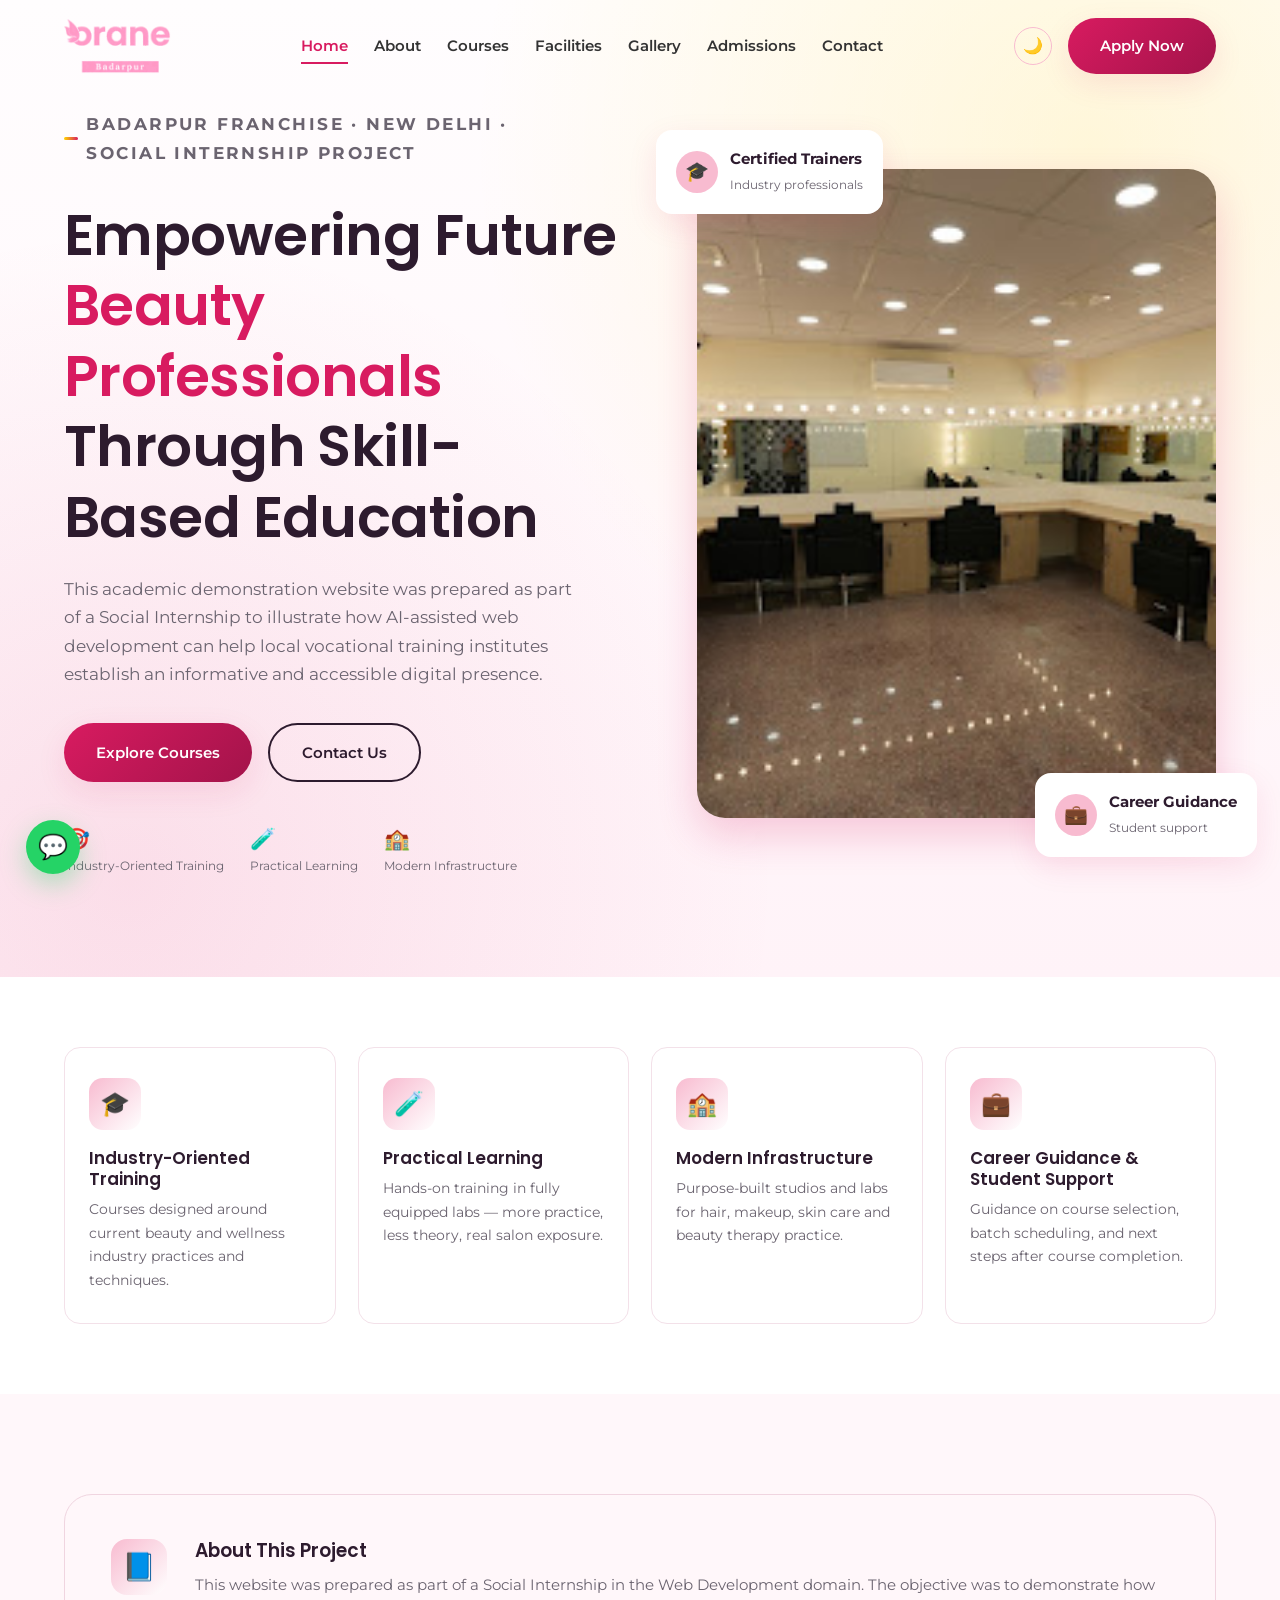
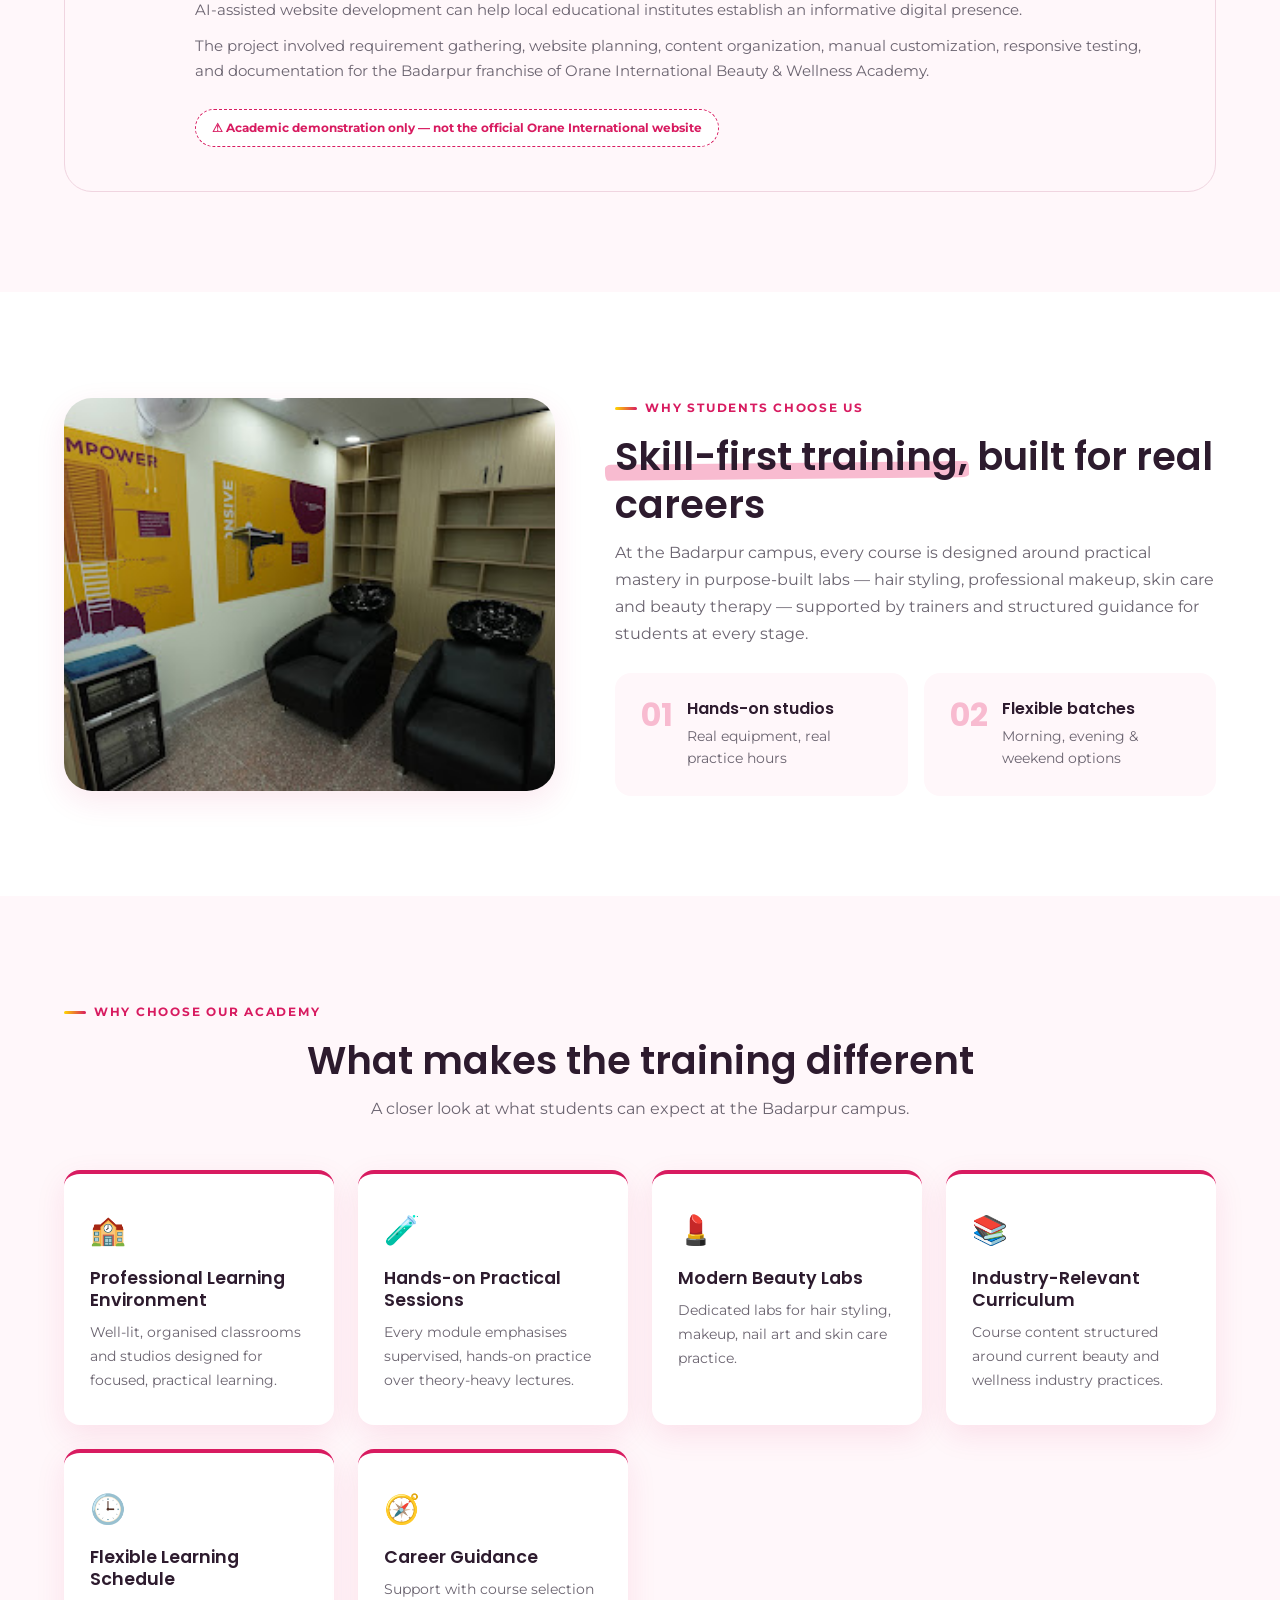
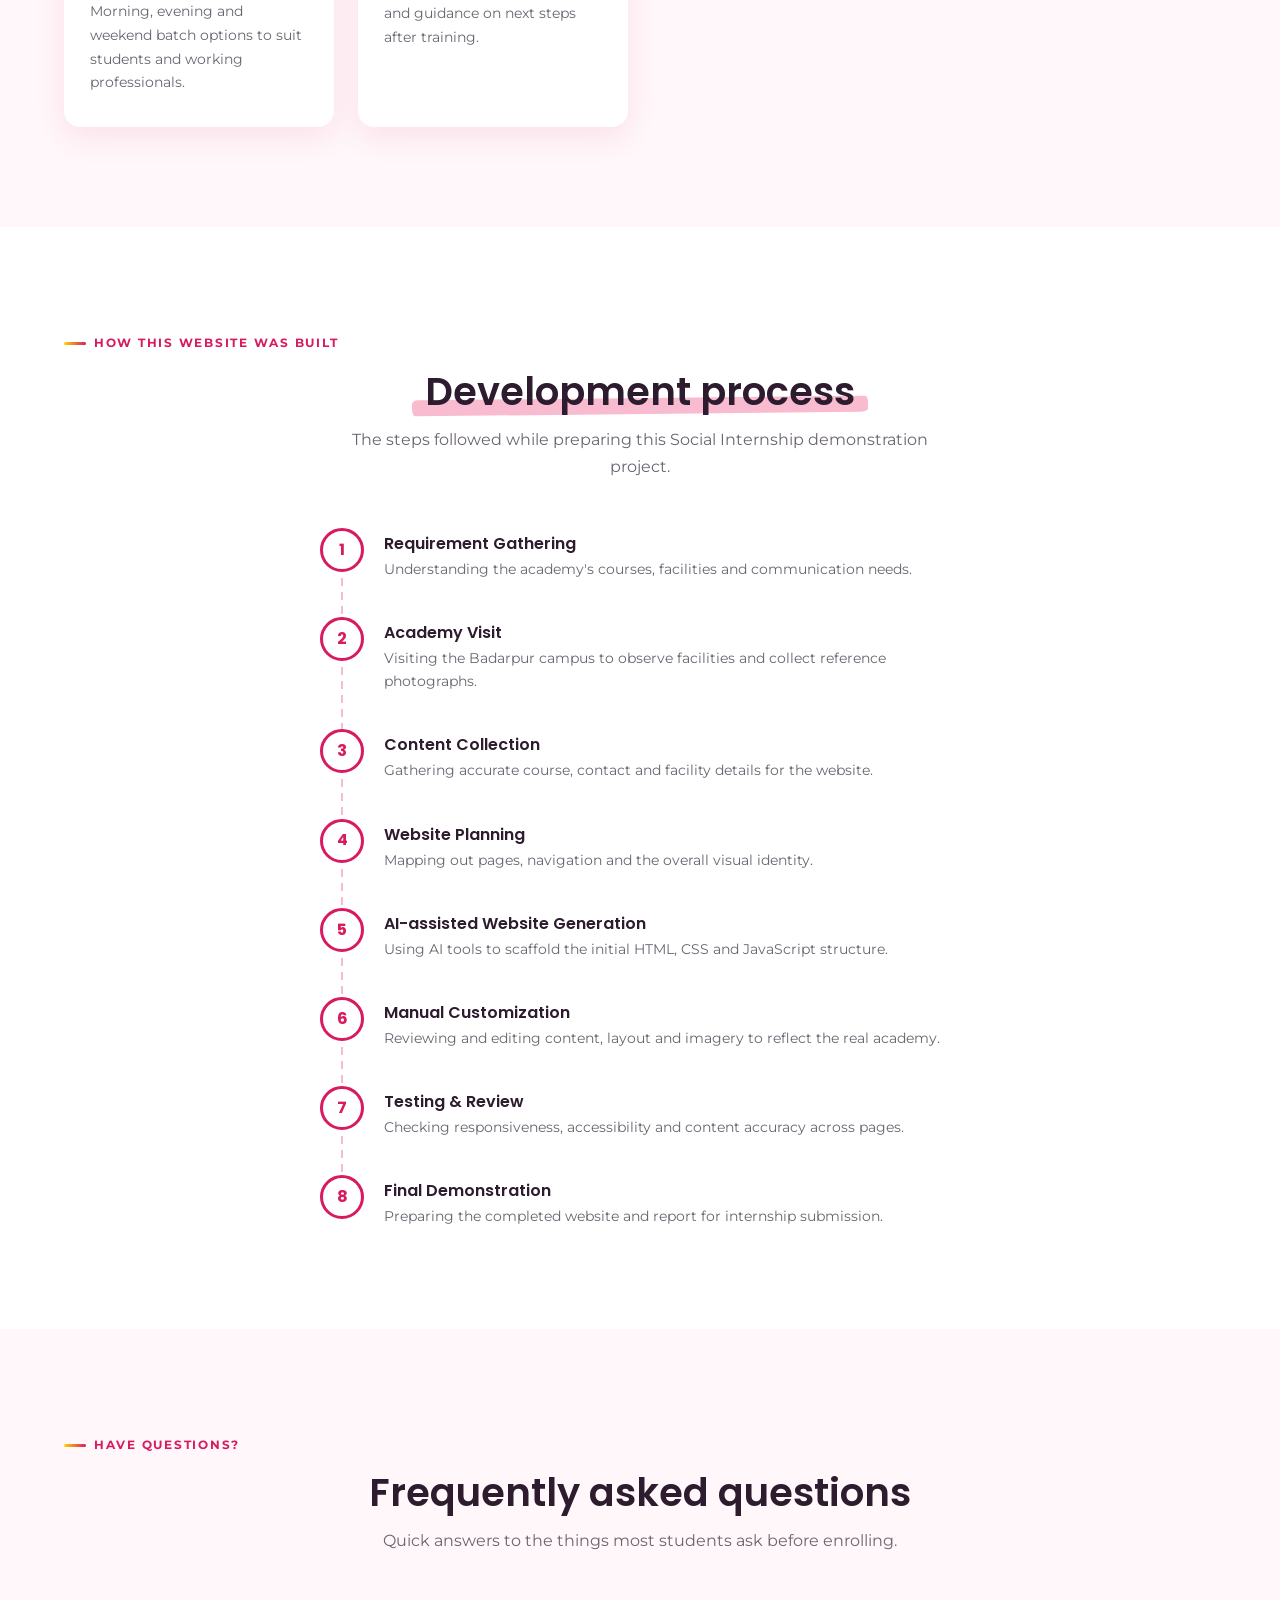
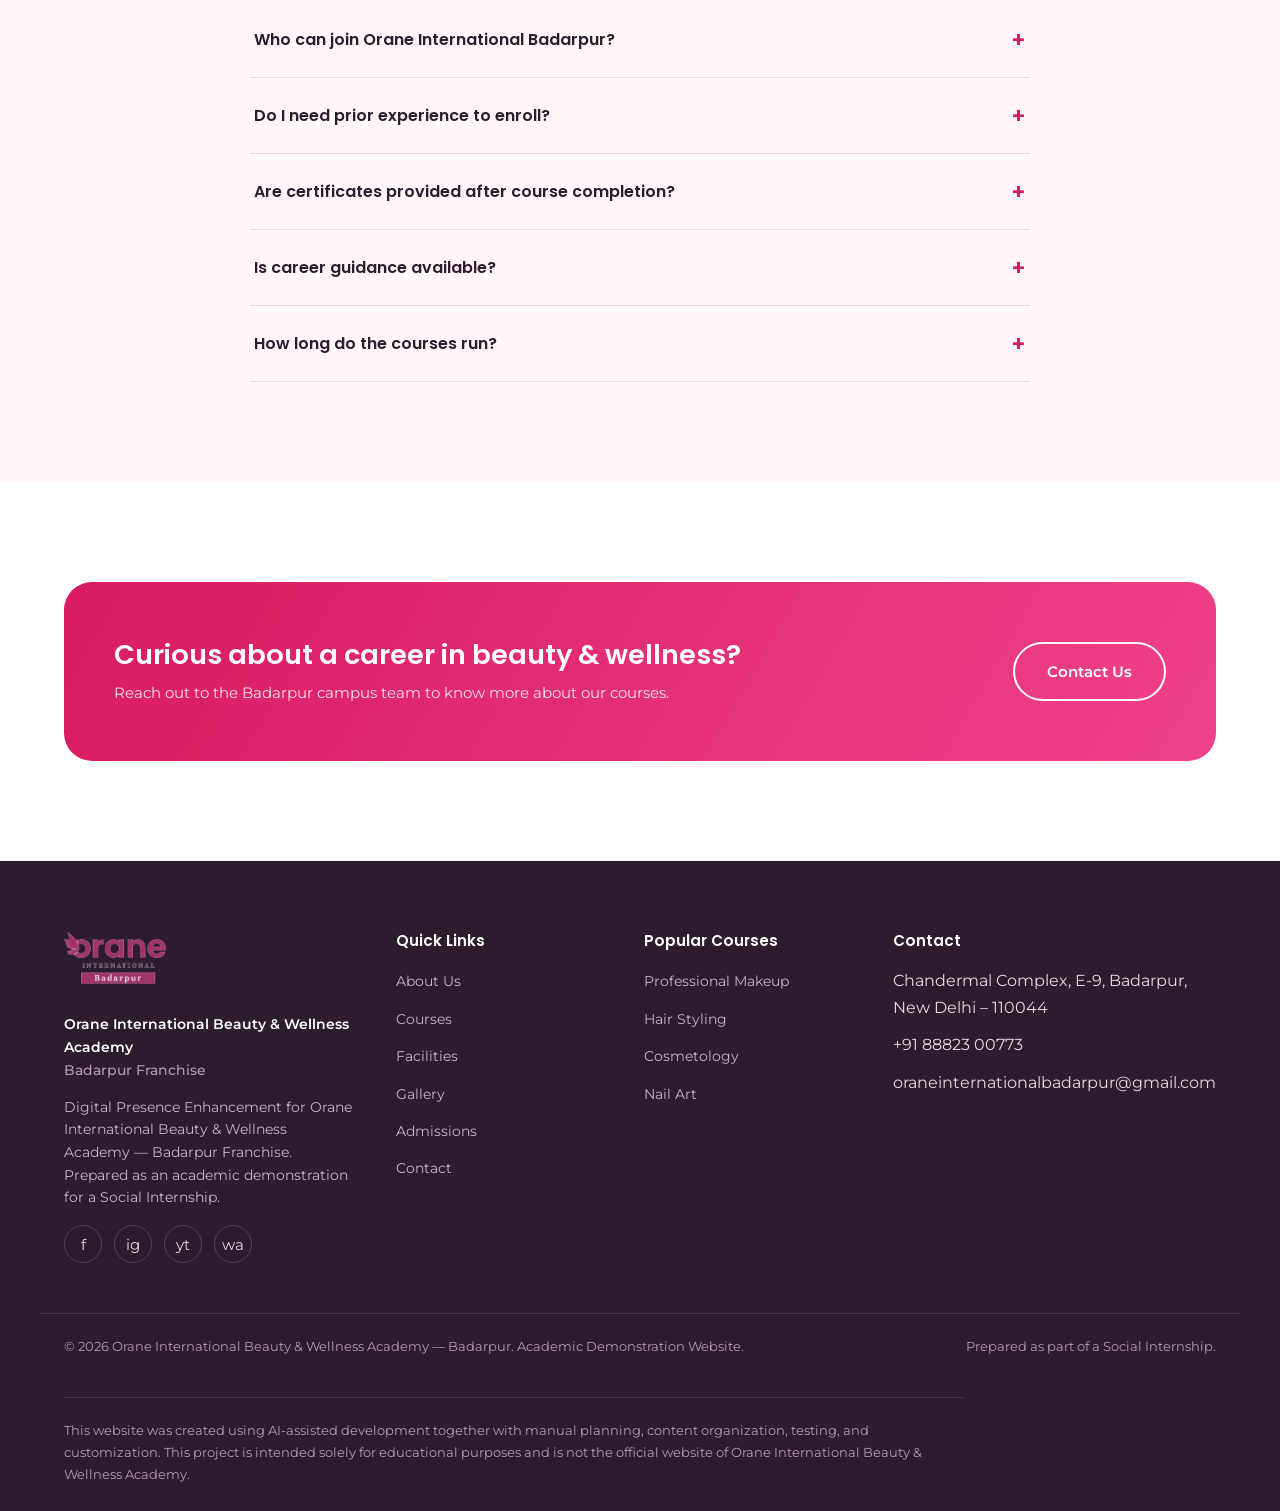
<file: index.html>
<!DOCTYPE html>
<html lang="en">
<head>
<meta charset="UTF-8">
<meta name="viewport" content="width=device-width, initial-scale=1.0">
<title>Orane International Beauty & Wellness Academy | Badarpur, New Delhi — Social Internship Demo</title>
<meta name="description" content="An academic demonstration website prepared for a Social Internship, showcasing the Badarpur franchise of Orane International Beauty & Wellness Academy — courses, facilities and admissions information.">
<meta name="keywords" content="beauty academy Badarpur, makeup course Delhi, cosmetology course, hair styling classes, nail art course, beauty therapy diploma, social internship project">
<link rel="preconnect" href="https://fonts.googleapis.com">
<link href="https://fonts.googleapis.com/css2?family=Poppins:wght@500;600;700&family=Montserrat:wght@400;500;600;700&display=swap" rel="stylesheet">
<link rel="stylesheet" href="css/style.css">
<link rel="icon" type="image/x-icon" href="assets/logo/favicon.ico">
<link rel="icon" type="image/png" sizes="16x16" href="assets/logo/favicon-16x16.png">
<link rel="icon" type="image/png" sizes="32x32" href="assets/logo/favicon-32x32.png">
<link rel="icon" type="image/png" sizes="192x192" href="assets/logo/favicon-192x192.png">
<link rel="apple-touch-icon" sizes="180x180" href="assets/logo/apple-touch-icon.png">

<!--
  ACADEMIC DEMONSTRATION PROJECT
  This website was prepared as part of a B.Tech Social Internship (Web Development domain).
  It documents the real Badarpur franchise of Orane International Beauty & Wellness Academy
  for educational purposes only and is NOT the official Orane International website.
-->
</head>
<body>
<div class="preloader" aria-hidden="true">
  <img src="assets/logo/orane-logo.png" alt="" class="preloader-logo">
</div>

<!-- ================= NAVBAR ================= -->
<header class="navbar">
  <div class="container nav-inner">
    <a href="index.html" class="brand" aria-label="Orane International Beauty &amp; Wellness Academy - Home">
      <img src="assets/logo/orane-logo.png" alt="Orane International Beauty &amp; Wellness Academy Logo" class="logo-img" width="458" height="240" loading="eager">
    </a>
    <nav class="nav-links">
      <a href="index.html" class="active">Home</a>
      <a href="about.html">About</a>
      <a href="courses.html">Courses</a>
      <a href="facilities.html">Facilities</a>
      <a href="gallery.html">Gallery</a>
      <a href="admissions.html">Admissions</a>
      <a href="contact.html">Contact</a>
    </nav>
    <div class="nav-cta">
      <button class="dark-toggle" aria-label="Toggle dark mode">🌙</button>
      <a href="admissions.html" class="btn btn-primary">Apply Now</a>
    </div>
    <button class="nav-toggle" aria-label="Open menu">
      <span></span><span></span><span></span>
    </button>
  </div>
</header>

<!-- ================= HERO ================= -->
<section class="hero">
  <div class="container hero-grid">
    <div class="hero-copy">
      <p class="eyebrow">Badarpur Franchise · New Delhi · Social Internship Project</p>
      <h1>Empowering Future <span>Beauty Professionals</span> Through Skill-Based Education</h1>
      <p>This academic demonstration website was prepared as part of a Social Internship to illustrate how AI-assisted web development can help local vocational training institutes establish an informative and accessible digital presence.</p>
      <div class="hero-actions">
        <a href="courses.html" class="btn btn-primary">Explore Courses</a>
        <a href="contact.html" class="btn btn-outline">Contact Us</a>
      </div>
      <div class="hero-badges">
        <div><strong>🎯</strong><span>Industry-Oriented Training</span></div>
        <div><strong>🧪</strong><span>Practical Learning</span></div>
        <div><strong>🏫</strong><span>Modern Infrastructure</span></div>
      </div>
    </div>
    <div class="hero-visual">
      <div class="frame">
        <img src="assets/images/makeup-lab.jpg" alt="Professional makeup lab at Orane International Beauty & Wellness Academy, Badarpur">
      </div>
      <div class="float-card top">
        <span class="ico">🎓</span>
        <div><strong>Certified Trainers</strong><span>Industry professionals</span></div>
      </div>
      <div class="float-card bottom">
        <span class="ico">💼</span>
        <div><strong>Career Guidance</strong><span>Student support</span></div>
      </div>
    </div>
  </div>
</section>

<!-- ================= FEATURE STRIP ================= -->
<section class="feature-strip">
  <div class="container feature-grid">
    <div class="feature-card reveal">
      <div class="ico">🎓</div>
      <h3>Industry-Oriented Training</h3>
      <p>Courses designed around current beauty and wellness industry practices and techniques.</p>
    </div>
    <div class="feature-card reveal">
      <div class="ico">🧪</div>
      <h3>Practical Learning</h3>
      <p>Hands-on training in fully equipped labs — more practice, less theory, real salon exposure.</p>
    </div>
    <div class="feature-card reveal">
      <div class="ico">🏫</div>
      <h3>Modern Infrastructure</h3>
      <p>Purpose-built studios and labs for hair, makeup, skin care and beauty therapy practice.</p>
    </div>
    <div class="feature-card reveal">
      <div class="ico">💼</div>
      <h3>Career Guidance &amp; Student Support</h3>
      <p>Guidance on course selection, batch scheduling, and next steps after course completion.</p>
    </div>
  </div>
</section>

<!-- ================= ABOUT THIS PROJECT ================= -->
<section class="section-alt">
  <div class="container reveal">
    <div class="project-note">
      <div class="ico">📘</div>
      <div>
        <h3>About This Project</h3>
        <p>This website was prepared as part of a Social Internship in the Web Development domain. The objective was to demonstrate how AI-assisted website development can help local educational institutes establish an informative digital presence.</p>
        <p>The project involved requirement gathering, website planning, content organization, manual customization, responsive testing, and documentation for the Badarpur franchise of Orane International Beauty &amp; Wellness Academy.</p>
        <span class="disclaimer-chip">⚠ Academic demonstration only — not the official Orane International website</span>
      </div>
    </div>
  </div>
</section>

<!-- ================= WHY CHOOSE (short) ================= -->
<section>
  <div class="container split reveal">
    <div class="img-frame">
      <img src="assets/images/hair-styling-lab.jpg" alt="Hair styling lab with styling stations at Orane International Academy, Badarpur">
    </div>
    <div>
      <p class="eyebrow">Why Students Choose Us</p>
      <h2 class="section-title"><span class="stroke">Skill-first training</span>, built for real careers</h2>
      <p class="section-lede" style="margin-bottom:26px;">At the Badarpur campus, every course is designed around practical mastery in purpose-built labs — hair styling, professional makeup, skin care and beauty therapy — supported by trainers and structured guidance for students at every stage.</p>
      <div class="values-grid" style="grid-template-columns:1fr 1fr; gap:16px;">
        <div class="value-chip"><span class="num">01</span><div><h4>Hands-on studios</h4><p>Real equipment, real practice hours</p></div></div>
        <div class="value-chip"><span class="num">02</span><div><h4>Flexible batches</h4><p>Morning, evening &amp; weekend options</p></div></div>
      </div>
    </div>
  </div>
</section>

<!-- ================= WHY CHOOSE OUR ACADEMY ================= -->
<section class="section-alt">
  <div class="container">
    <p class="eyebrow center">Why Choose Our Academy</p>
    <h2 class="section-title center"><span class="stroke">What makes the training different</span></h2>
    <p class="section-lede center">A closer look at what students can expect at the Badarpur campus.</p>

    <div class="pillars-grid reveal">
      <div class="pillar-card">
        <div class="ico">🏫</div>
        <h3>Professional Learning Environment</h3>
        <p>Well-lit, organised classrooms and studios designed for focused, practical learning.</p>
      </div>
      <div class="pillar-card">
        <div class="ico">🧪</div>
        <h3>Hands-on Practical Sessions</h3>
        <p>Every module emphasises supervised, hands-on practice over theory-heavy lectures.</p>
      </div>
      <div class="pillar-card">
        <div class="ico">💄</div>
        <h3>Modern Beauty Labs</h3>
        <p>Dedicated labs for hair styling, makeup, nail art and skin care practice.</p>
      </div>
      <div class="pillar-card">
        <div class="ico">📚</div>
        <h3>Industry-Relevant Curriculum</h3>
        <p>Course content structured around current beauty and wellness industry practices.</p>
      </div>
      <div class="pillar-card">
        <div class="ico">🕒</div>
        <h3>Flexible Learning Schedule</h3>
        <p>Morning, evening and weekend batch options to suit students and working professionals.</p>
      </div>
      <div class="pillar-card">
        <div class="ico">🧭</div>
        <h3>Career Guidance</h3>
        <p>Support with course selection and guidance on next steps after training.</p>
      </div>
    </div>
  </div>
</section>

<!-- ================= DEVELOPMENT PROCESS ================= -->
<section>
  <div class="container">
    <p class="eyebrow center">How This Website Was Built</p>
    <h2 class="section-title center"><span class="stroke">Development process</span></h2>
    <p class="section-lede center">The steps followed while preparing this Social Internship demonstration project.</p>

    <div class="dev-timeline reveal">
      <div class="dev-step">
        <div class="circle">1</div>
        <div class="dev-step-body"><h4>Requirement Gathering</h4><p>Understanding the academy's courses, facilities and communication needs.</p></div>
      </div>
      <div class="dev-step">
        <div class="circle">2</div>
        <div class="dev-step-body"><h4>Academy Visit</h4><p>Visiting the Badarpur campus to observe facilities and collect reference photographs.</p></div>
      </div>
      <div class="dev-step">
        <div class="circle">3</div>
        <div class="dev-step-body"><h4>Content Collection</h4><p>Gathering accurate course, contact and facility details for the website.</p></div>
      </div>
      <div class="dev-step">
        <div class="circle">4</div>
        <div class="dev-step-body"><h4>Website Planning</h4><p>Mapping out pages, navigation and the overall visual identity.</p></div>
      </div>
      <div class="dev-step">
        <div class="circle">5</div>
        <div class="dev-step-body"><h4>AI-assisted Website Generation</h4><p>Using AI tools to scaffold the initial HTML, CSS and JavaScript structure.</p></div>
      </div>
      <div class="dev-step">
        <div class="circle">6</div>
        <div class="dev-step-body"><h4>Manual Customization</h4><p>Reviewing and editing content, layout and imagery to reflect the real academy.</p></div>
      </div>
      <div class="dev-step">
        <div class="circle">7</div>
        <div class="dev-step-body"><h4>Testing &amp; Review</h4><p>Checking responsiveness, accessibility and content accuracy across pages.</p></div>
      </div>
      <div class="dev-step">
        <div class="circle">8</div>
        <div class="dev-step-body"><h4>Final Demonstration</h4><p>Preparing the completed website and report for internship submission.</p></div>
      </div>
    </div>
  </div>
</section>

<!-- ================= FAQ ================= -->
<section class="section-alt">
  <div class="container">
    <p class="eyebrow center">Have Questions?</p>
    <h2 class="section-title center"><span class="stroke">Frequently asked questions</span></h2>
    <p class="section-lede center">Quick answers to the things most students ask before enrolling.</p>

    <div class="faq-list reveal">
      <div class="faq-item">
        <button class="faq-q">Who can join Orane International Badarpur? <span class="plus">+</span></button>
        <div class="faq-a"><p>Anyone above 16 years — Class 10/12 pass students, college students, working professionals, or homemakers looking to build a career or skill in beauty and wellness.</p></div>
      </div>
      <div class="faq-item">
        <button class="faq-q">Do I need prior experience to enroll? <span class="plus">+</span></button>
        <div class="faq-a"><p>No prior experience is required for beginner-level courses. Training starts from the basics and gradually moves to more advanced techniques.</p></div>
      </div>
      <div class="faq-item">
        <button class="faq-q">Are certificates provided after course completion? <span class="plus">+</span></button>
        <div class="faq-a"><p>Yes, students receive a course completion certificate on finishing their program.</p></div>
      </div>
      <div class="faq-item">
        <button class="faq-q">Is career guidance available? <span class="plus">+</span></button>
        <div class="faq-a"><p>Yes, the academy offers guidance on course selection and general career direction for students interested in the beauty and wellness field.</p></div>
      </div>
      <div class="faq-item">
        <button class="faq-q">How long do the courses run? <span class="plus">+</span></button>
        <div class="faq-a"><p>Course duration varies by program — see the Courses page for details on each one.</p></div>
      </div>
    </div>
  </div>
</section>

<!-- ================= CTA ================= -->
<section>
  <div class="container">
    <div class="cta-banner reveal">
      <div>
        <h2>Curious about a career in beauty &amp; wellness?</h2>
        <p>Reach out to the Badarpur campus team to know more about our courses.</p>
      </div>
      <a href="contact.html" class="btn btn-outline light">Contact Us</a>
    </div>
  </div>
</section>

<!-- ================= FOOTER ================= -->
<footer class="footer">
  <div class="container footer-grid">
    <div class="footer-brand">
      <a href="index.html" class="brand" style="color:#fff;" aria-label="Orane International Beauty &amp; Wellness Academy - Home">
        <img src="assets/logo/orane-logo.png" alt="Orane International Beauty &amp; Wellness Academy Logo" class="footer-logo-img" width="458" height="240" loading="lazy">
      </a>
      <p class="footer-brand-name" style="font-weight:600; color:#fff; margin-bottom:2px;">Orane International Beauty &amp; Wellness Academy<br><span style="font-weight:500; color:#B39BB0; font-size:0.85rem;">Badarpur Franchise</span></p>
      <p>Digital Presence Enhancement for Orane International Beauty &amp; Wellness Academy — Badarpur Franchise. Prepared as an academic demonstration for a Social Internship.</p>
      <div class="social-row">
        <a href="#" aria-label="Facebook">f</a>
        <a href="#" aria-label="Instagram">ig</a>
        <a href="#" aria-label="YouTube">yt</a>
        <a href="https://wa.me/918882300773" aria-label="WhatsApp">wa</a>
      </div>
    </div>
    <div>
      <h4>Quick Links</h4>
      <ul>
        <li><a href="about.html">About Us</a></li>
        <li><a href="courses.html">Courses</a></li>
        <li><a href="facilities.html">Facilities</a></li>
        <li><a href="gallery.html">Gallery</a></li>
        <li><a href="admissions.html">Admissions</a></li>
        <li><a href="contact.html">Contact</a></li>
      </ul>
    </div>
    <div>
      <h4>Popular Courses</h4>
      <ul>
        <li><a href="courses.html">Professional Makeup</a></li>
        <li><a href="courses.html">Hair Styling</a></li>
        <li><a href="courses.html">Cosmetology</a></li>
        <li><a href="courses.html">Nail Art</a></li>
      </ul>
    </div>
    <div>
      <h4>Contact</h4>
      <ul>
        <li>Chandermal Complex, E-9, Badarpur, New Delhi – 110044</li>
        <li>+91 88823 00773</li>
        <li>oraneinternationalbadarpur@gmail.com</li>
      </ul>
    </div>
  </div>
  <div class="container footer-bottom" style="flex-direction:column; align-items:flex-start;">
    <div style="display:flex; justify-content:space-between; width:100%; flex-wrap:wrap; gap:10px;">
      <span>© 2026 Orane International Beauty &amp; Wellness Academy — Badarpur. Academic Demonstration Website.</span>
      <span>Prepared as part of a Social Internship.</span>
    </div>
    <p class="footer-notice">This website was created using AI-assisted development together with manual planning, content organization, testing, and customization. This project is intended solely for educational purposes and is not the official website of Orane International Beauty &amp; Wellness Academy.</p>
  </div>
</footer>

<a href="https://wa.me/918882300773" class="whatsapp-float" aria-label="Chat on WhatsApp" target="_blank" rel="noopener">💬</a>
<button class="back-to-top" aria-label="Back to top">↑</button>

<script src="js/main.js"></script>
</body>
</html>
</file>
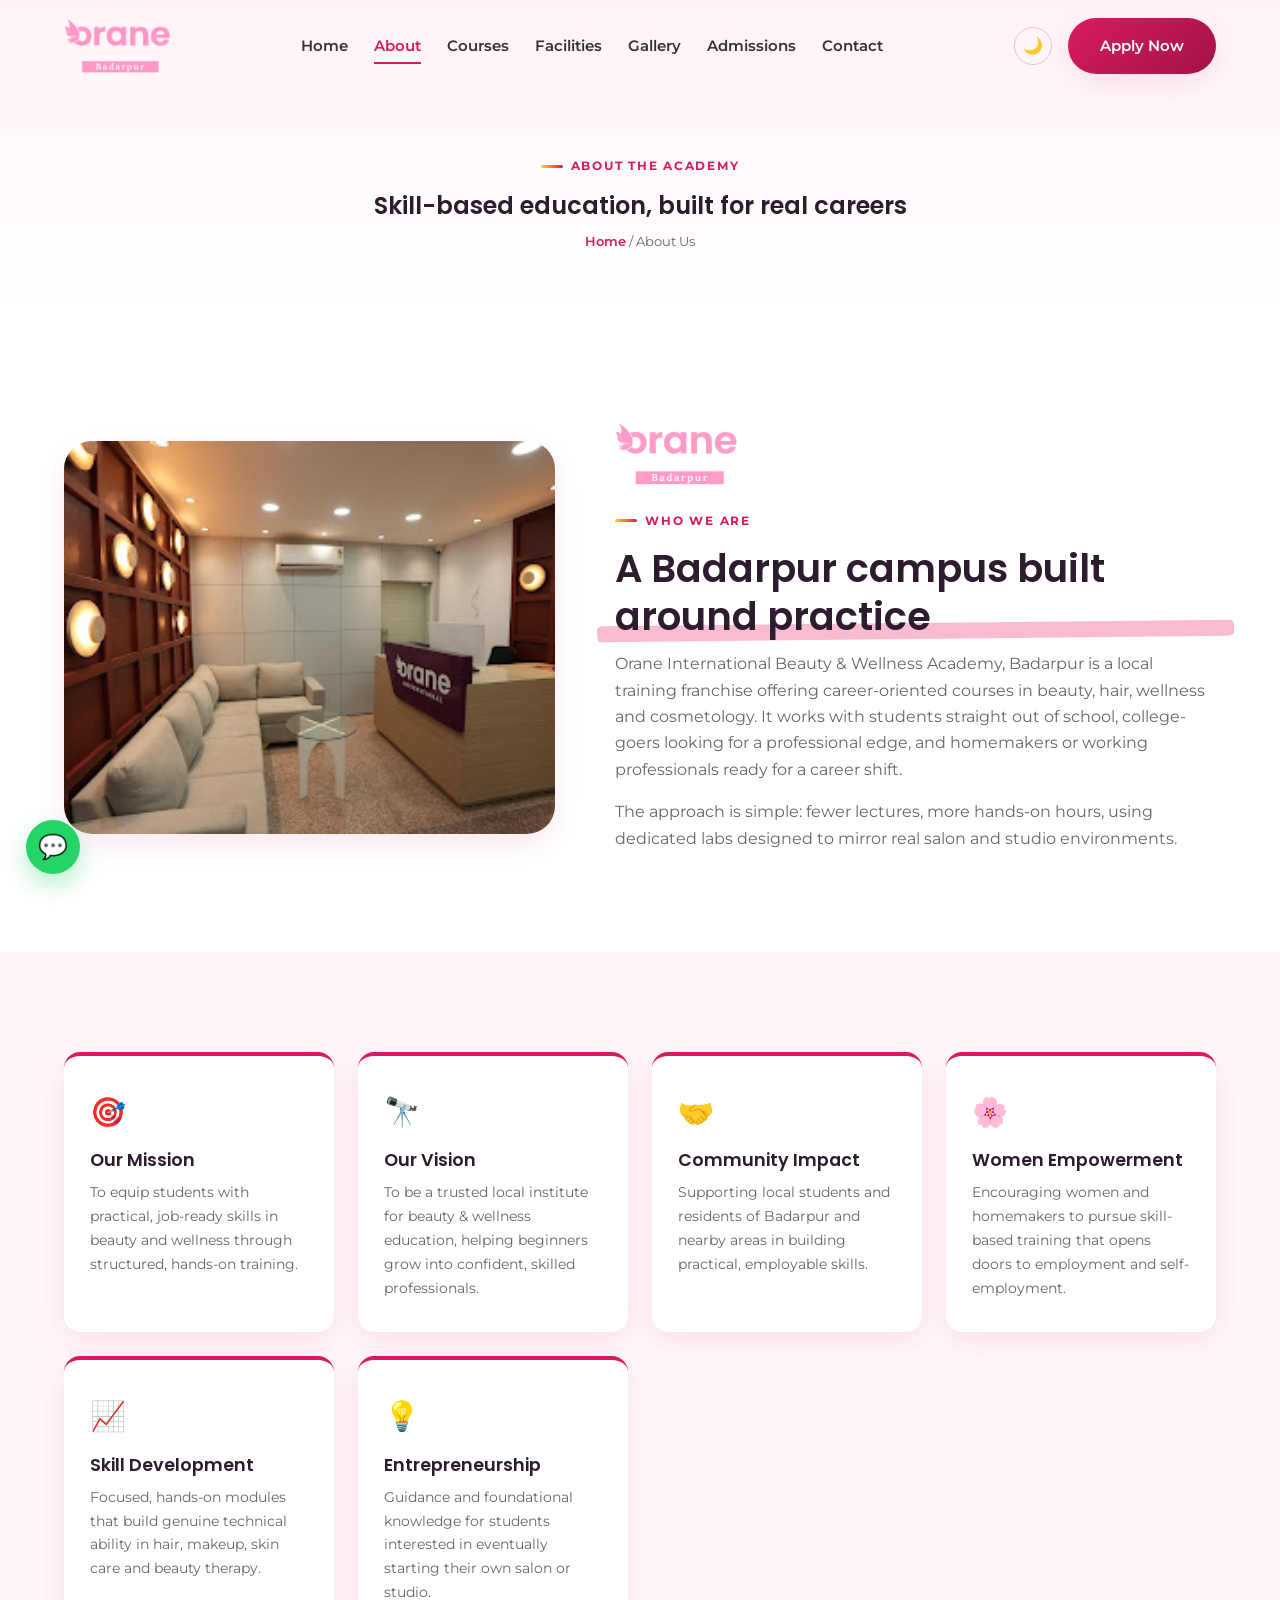
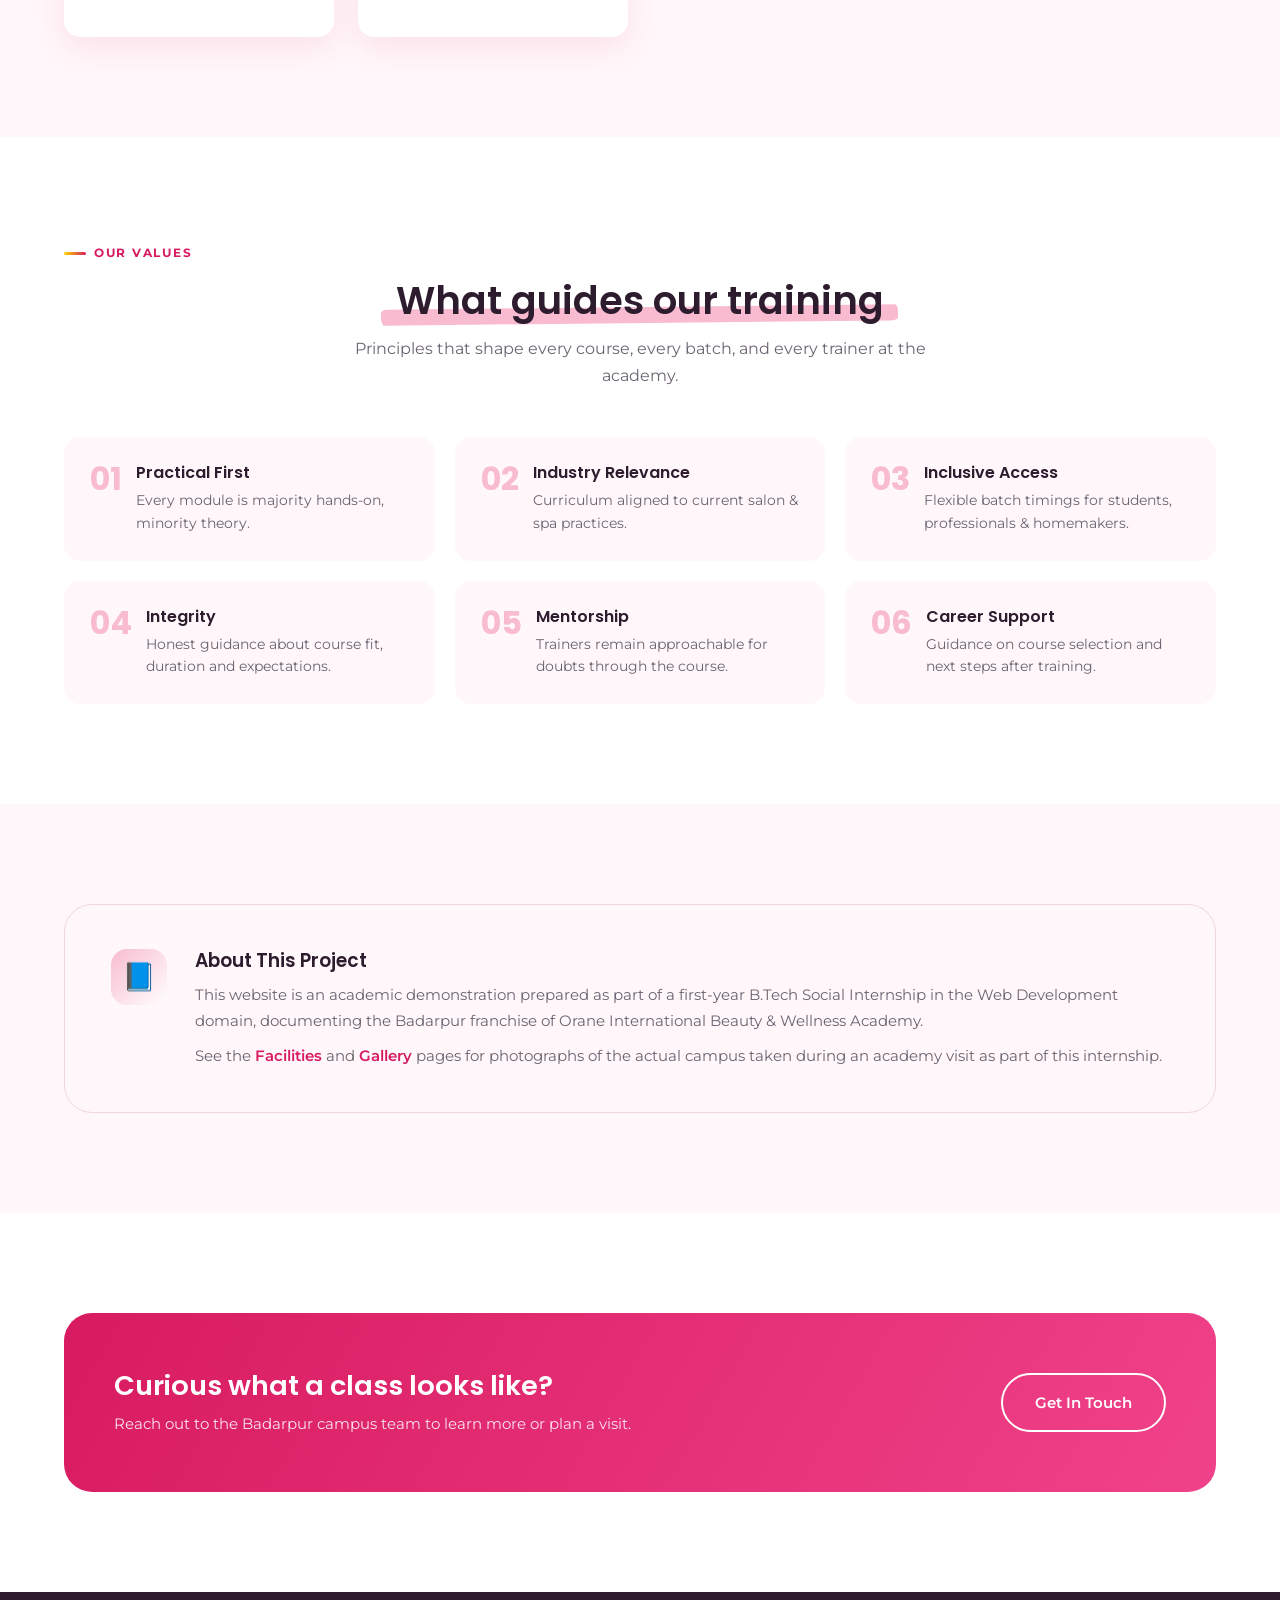
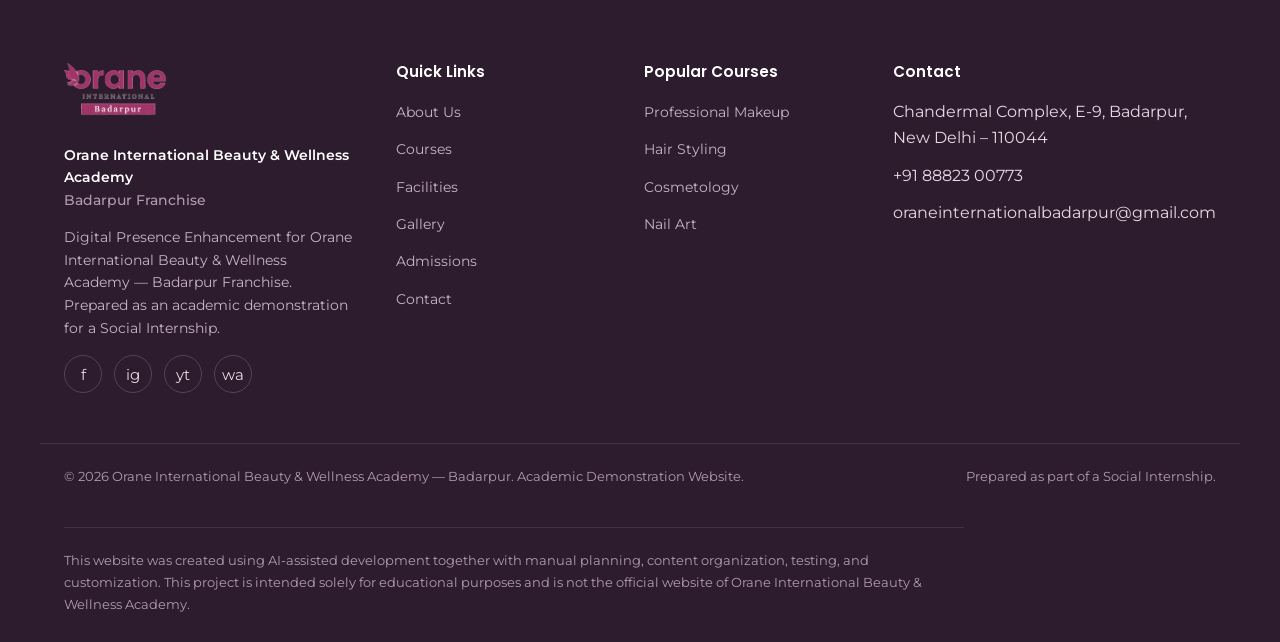
<file: about.html>
<!DOCTYPE html>
<html lang="en">
<head>
<meta charset="UTF-8">
<meta name="viewport" content="width=device-width, initial-scale=1.0">
<title>About Us | Orane International Beauty & Wellness Academy, Badarpur</title>
<meta name="description" content="Learn about the Badarpur campus of Orane International Beauty & Wellness Academy — mission, vision, values and community impact. Academic demonstration project for a Social Internship.">
<link rel="preconnect" href="https://fonts.googleapis.com">
<link href="https://fonts.googleapis.com/css2?family=Poppins:wght@500;600;700&family=Montserrat:wght@400;500;600;700&display=swap" rel="stylesheet">
<link rel="stylesheet" href="css/style.css">
<link rel="icon" type="image/x-icon" href="assets/logo/favicon.ico">
<link rel="icon" type="image/png" sizes="16x16" href="assets/logo/favicon-16x16.png">
<link rel="icon" type="image/png" sizes="32x32" href="assets/logo/favicon-32x32.png">
<link rel="icon" type="image/png" sizes="192x192" href="assets/logo/favicon-192x192.png">
<link rel="apple-touch-icon" sizes="180x180" href="assets/logo/apple-touch-icon.png">

</head>
<body>
<div class="preloader" aria-hidden="true">
  <img src="assets/logo/orane-logo.png" alt="" class="preloader-logo">
</div>

<header class="navbar">
  <div class="container nav-inner">
    <a href="index.html" class="brand" aria-label="Orane International Beauty &amp; Wellness Academy - Home">
      <img src="assets/logo/orane-logo.png" alt="Orane International Beauty &amp; Wellness Academy Logo" class="logo-img" width="458" height="240" loading="eager">
    </a>
    <nav class="nav-links">
      <a href="index.html">Home</a>
      <a href="about.html" class="active">About</a>
      <a href="courses.html">Courses</a>
      <a href="facilities.html">Facilities</a>
      <a href="gallery.html">Gallery</a>
      <a href="admissions.html">Admissions</a>
      <a href="contact.html">Contact</a>
    </nav>
    <div class="nav-cta">
      <button class="dark-toggle" aria-label="Toggle dark mode">🌙</button>
      <a href="admissions.html" class="btn btn-primary">Apply Now</a>
    </div>
    <button class="nav-toggle" aria-label="Open menu"><span></span><span></span><span></span></button>
  </div>
</header>

<!-- ============ PAGE HEADER ============ -->
<section class="page-header">
  <div class="container">
    <p class="eyebrow center">About The Academy</p>
    <h1>Skill-based education, built for real careers</h1>
    <p class="breadcrumb"><a href="index.html">Home</a> / About Us</p>
  </div>
</section>

<!-- ============ WHO WE ARE ============ -->
<section>
  <div class="container split reveal">
    <div class="img-frame">
      <img src="assets/images/reception.jpg" alt="Reception area at Orane International Beauty & Wellness Academy, Badarpur">
    </div>
    <div>
      <img src="assets/logo/orane-logo.png" alt="Orane International Beauty & Wellness Academy Logo" class="about-logo-img" style="margin:0 0 18px;" width="458" height="240" loading="lazy">
      <p class="eyebrow">Who We Are</p>
      <h2 class="section-title"><span class="stroke">A Badarpur campus built around practice</span></h2>
      <p style="color:var(--color-text-light); margin-bottom:16px;">Orane International Beauty &amp; Wellness Academy, Badarpur is a local training franchise offering career-oriented courses in beauty, hair, wellness and cosmetology. It works with students straight out of school, college-goers looking for a professional edge, and homemakers or working professionals ready for a career shift.</p>
      <p style="color:var(--color-text-light);">The approach is simple: fewer lectures, more hands-on hours, using dedicated labs designed to mirror real salon and studio environments.</p>
    </div>
  </div>
</section>

<!-- ============ MISSION / VISION ============ -->
<section class="section-alt">
  <div class="container pillars-grid">
    <div class="pillar-card reveal">
      <div class="ico">🎯</div>
      <h3>Our Mission</h3>
      <p>To equip students with practical, job-ready skills in beauty and wellness through structured, hands-on training.</p>
    </div>
    <div class="pillar-card reveal">
      <div class="ico">🔭</div>
      <h3>Our Vision</h3>
      <p>To be a trusted local institute for beauty &amp; wellness education, helping beginners grow into confident, skilled professionals.</p>
    </div>
    <div class="pillar-card reveal">
      <div class="ico">🤝</div>
      <h3>Community Impact</h3>
      <p>Supporting local students and residents of Badarpur and nearby areas in building practical, employable skills.</p>
    </div>
    <div class="pillar-card reveal">
      <div class="ico">🌸</div>
      <h3>Women Empowerment</h3>
      <p>Encouraging women and homemakers to pursue skill-based training that opens doors to employment and self-employment.</p>
    </div>
    <div class="pillar-card reveal">
      <div class="ico">📈</div>
      <h3>Skill Development</h3>
      <p>Focused, hands-on modules that build genuine technical ability in hair, makeup, skin care and beauty therapy.</p>
    </div>
    <div class="pillar-card reveal">
      <div class="ico">💡</div>
      <h3>Entrepreneurship</h3>
      <p>Guidance and foundational knowledge for students interested in eventually starting their own salon or studio.</p>
    </div>
  </div>
</section>

<!-- ============ VALUES ============ -->
<section>
  <div class="container">
    <p class="eyebrow center">Our Values</p>
    <h2 class="section-title center"><span class="stroke">What guides our training</span></h2>
    <p class="section-lede center">Principles that shape every course, every batch, and every trainer at the academy.</p>
    <div class="values-grid reveal">
      <div class="value-chip"><span class="num">01</span><div><h4>Practical First</h4><p>Every module is majority hands-on, minority theory.</p></div></div>
      <div class="value-chip"><span class="num">02</span><div><h4>Industry Relevance</h4><p>Curriculum aligned to current salon &amp; spa practices.</p></div></div>
      <div class="value-chip"><span class="num">03</span><div><h4>Inclusive Access</h4><p>Flexible batch timings for students, professionals &amp; homemakers.</p></div></div>
      <div class="value-chip"><span class="num">04</span><div><h4>Integrity</h4><p>Honest guidance about course fit, duration and expectations.</p></div></div>
      <div class="value-chip"><span class="num">05</span><div><h4>Mentorship</h4><p>Trainers remain approachable for doubts through the course.</p></div></div>
      <div class="value-chip"><span class="num">06</span><div><h4>Career Support</h4><p>Guidance on course selection and next steps after training.</p></div></div>
    </div>
  </div>
</section>

<!-- ============ ABOUT THIS PROJECT ============ -->
<section class="section-alt">
  <div class="container reveal">
    <div class="project-note">
      <div class="ico">📘</div>
      <div>
        <h3>About This Project</h3>
        <p>This website is an academic demonstration prepared as part of a first-year B.Tech Social Internship in the Web Development domain, documenting the Badarpur franchise of Orane International Beauty &amp; Wellness Academy.</p>
        <p>See the <a href="facilities.html" style="color:var(--color-primary); font-weight:600;">Facilities</a> and <a href="gallery.html" style="color:var(--color-primary); font-weight:600;">Gallery</a> pages for photographs of the actual campus taken during an academy visit as part of this internship.</p>
      </div>
    </div>
  </div>
</section>

<!-- ============ CTA ============ -->
<section>
  <div class="container">
    <div class="cta-banner reveal">
      <div>
        <h2>Curious what a class looks like?</h2>
        <p>Reach out to the Badarpur campus team to learn more or plan a visit.</p>
      </div>
      <a href="contact.html" class="btn btn-outline light">Get In Touch</a>
    </div>
  </div>
</section>

<footer class="footer">
  <div class="container footer-grid">
    <div class="footer-brand">
      <a href="index.html" class="brand" style="color:#fff;" aria-label="Orane International Beauty &amp; Wellness Academy - Home">
        <img src="assets/logo/orane-logo.png" alt="Orane International Beauty &amp; Wellness Academy Logo" class="footer-logo-img" width="458" height="240" loading="lazy">
      </a>
      <p class="footer-brand-name" style="font-weight:600; color:#fff; margin-bottom:2px;">Orane International Beauty &amp; Wellness Academy<br><span style="font-weight:500; color:#B39BB0; font-size:0.85rem;">Badarpur Franchise</span></p>
      <p>Digital Presence Enhancement for Orane International Beauty &amp; Wellness Academy — Badarpur Franchise. Prepared as an academic demonstration for a Social Internship.</p>
      <div class="social-row">
        <a href="#" aria-label="Facebook">f</a>
        <a href="#" aria-label="Instagram">ig</a>
        <a href="#" aria-label="YouTube">yt</a>
        <a href="https://wa.me/918882300773" aria-label="WhatsApp">wa</a>
      </div>
    </div>
    <div>
      <h4>Quick Links</h4>
      <ul>
        <li><a href="about.html">About Us</a></li>
        <li><a href="courses.html">Courses</a></li>
        <li><a href="facilities.html">Facilities</a></li>
        <li><a href="gallery.html">Gallery</a></li>
        <li><a href="admissions.html">Admissions</a></li>
        <li><a href="contact.html">Contact</a></li>
      </ul>
    </div>
    <div>
      <h4>Popular Courses</h4>
      <ul>
        <li><a href="courses.html">Professional Makeup</a></li>
        <li><a href="courses.html">Hair Styling</a></li>
        <li><a href="courses.html">Cosmetology</a></li>
        <li><a href="courses.html">Nail Art</a></li>
      </ul>
    </div>
    <div>
      <h4>Contact</h4>
      <ul>
        <li>Chandermal Complex, E-9, Badarpur, New Delhi – 110044</li>
        <li>+91 88823 00773</li>
        <li>oraneinternationalbadarpur@gmail.com</li>
      </ul>
    </div>
  </div>
  <div class="container footer-bottom" style="flex-direction:column; align-items:flex-start;">
    <div style="display:flex; justify-content:space-between; width:100%; flex-wrap:wrap; gap:10px;">
      <span>© 2026 Orane International Beauty &amp; Wellness Academy — Badarpur. Academic Demonstration Website.</span>
      <span>Prepared as part of a Social Internship.</span>
    </div>
    <p class="footer-notice">This website was created using AI-assisted development together with manual planning, content organization, testing, and customization. This project is intended solely for educational purposes and is not the official website of Orane International Beauty &amp; Wellness Academy.</p>
  </div>
</footer>

<a href="https://wa.me/918882300773" class="whatsapp-float" aria-label="Chat on WhatsApp" target="_blank" rel="noopener">💬</a>
<button class="back-to-top" aria-label="Back to top">↑</button>
<script src="js/main.js"></script>
</body>
</html>
</file>
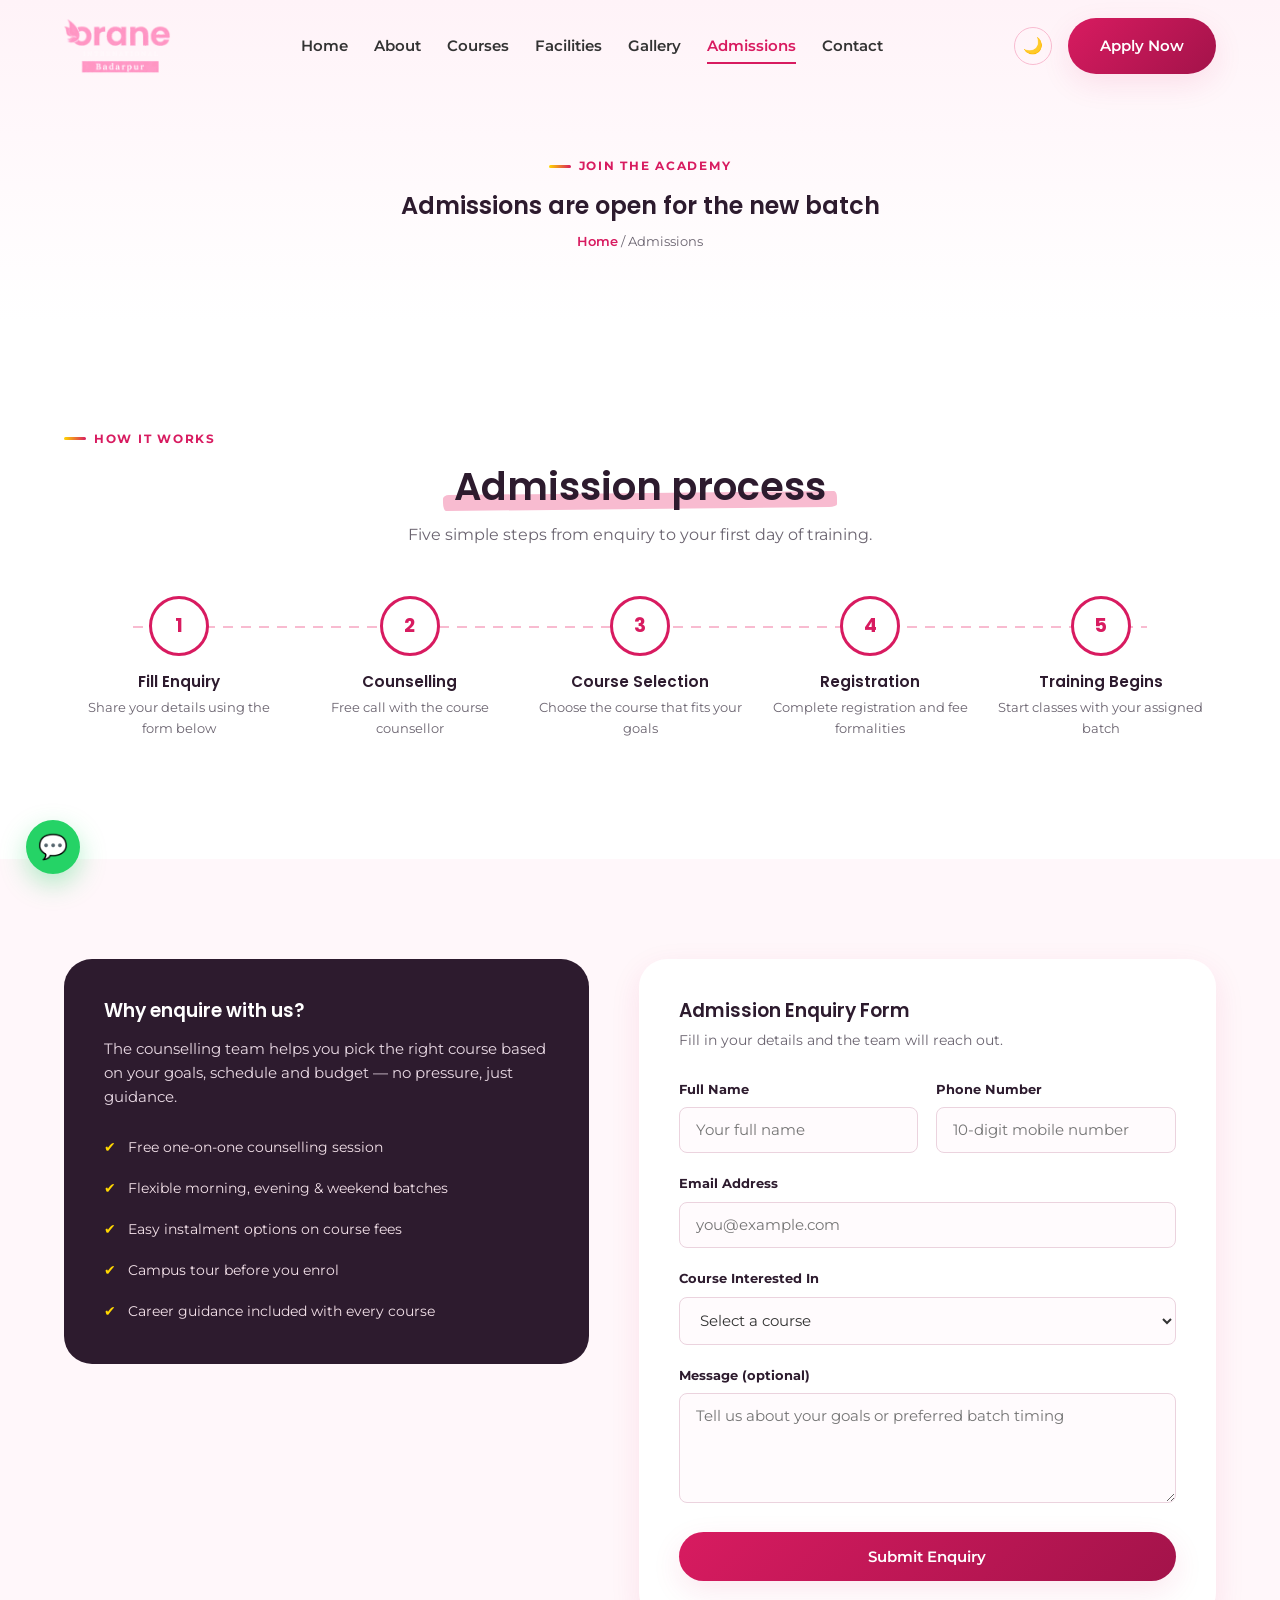
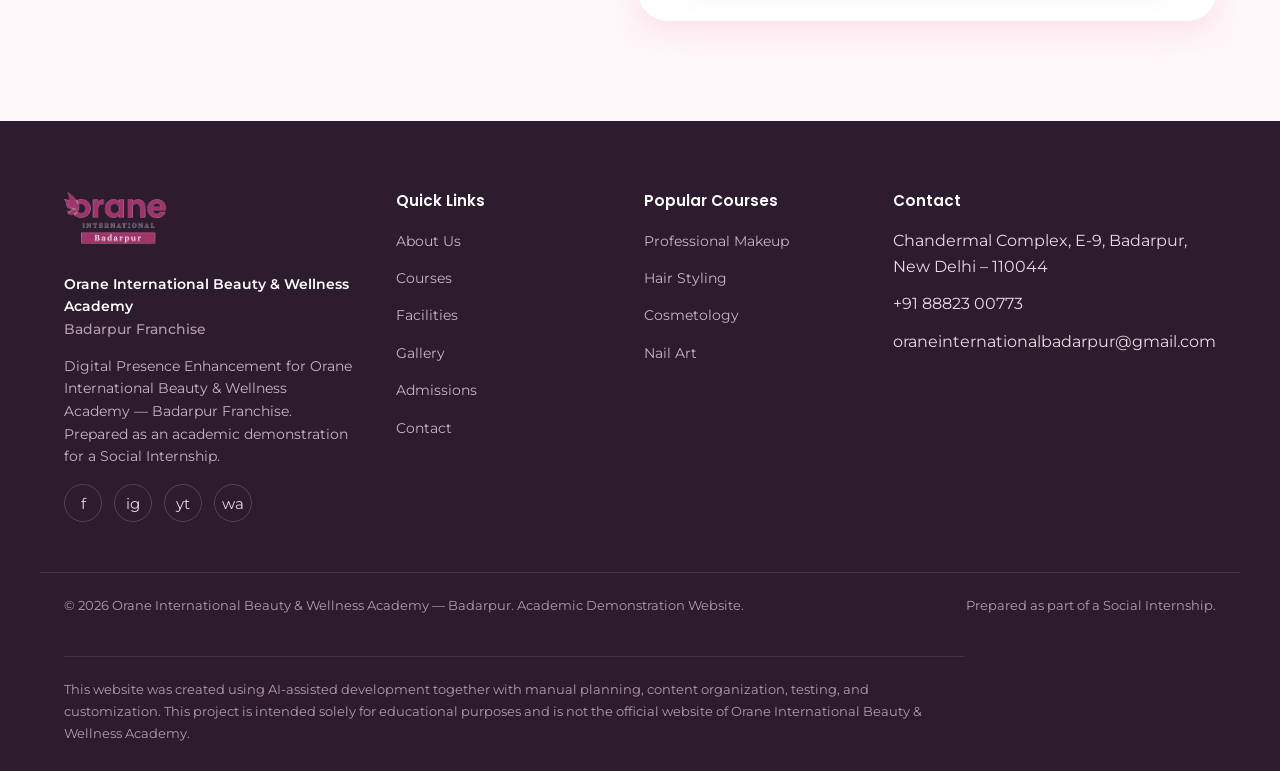
<file: admissions.html>
<!DOCTYPE html>
<html lang="en">
<head>
<meta charset="UTF-8">
<meta name="viewport" content="width=device-width, initial-scale=1.0">
<title>Admissions | Orane International Beauty & Wellness Academy, Badarpur</title>
<meta name="description" content="Admissions process at Orane International Beauty & Wellness Academy, Badarpur. Submit an admission enquiry online or contact the campus team.">
<link rel="preconnect" href="https://fonts.googleapis.com">
<link href="https://fonts.googleapis.com/css2?family=Poppins:wght@500;600;700&family=Montserrat:wght@400;500;600;700&display=swap" rel="stylesheet">
<link rel="stylesheet" href="css/style.css">
<link rel="icon" type="image/x-icon" href="assets/logo/favicon.ico">
<link rel="icon" type="image/png" sizes="16x16" href="assets/logo/favicon-16x16.png">
<link rel="icon" type="image/png" sizes="32x32" href="assets/logo/favicon-32x32.png">
<link rel="icon" type="image/png" sizes="192x192" href="assets/logo/favicon-192x192.png">
<link rel="apple-touch-icon" sizes="180x180" href="assets/logo/apple-touch-icon.png">

</head>
<body>
<div class="preloader" aria-hidden="true">
  <img src="assets/logo/orane-logo.png" alt="" class="preloader-logo">
</div>

<header class="navbar">
  <div class="container nav-inner">
    <a href="index.html" class="brand" aria-label="Orane International Beauty &amp; Wellness Academy - Home">
      <img src="assets/logo/orane-logo.png" alt="Orane International Beauty &amp; Wellness Academy Logo" class="logo-img" width="458" height="240" loading="eager">
    </a>
    <nav class="nav-links">
      <a href="index.html">Home</a>
      <a href="about.html">About</a>
      <a href="courses.html">Courses</a>
      <a href="facilities.html">Facilities</a>
      <a href="gallery.html">Gallery</a>
      <a href="admissions.html" class="active">Admissions</a>
      <a href="contact.html">Contact</a>
    </nav>
    <div class="nav-cta">
      <button class="dark-toggle" aria-label="Toggle dark mode">🌙</button>
      <a href="#enquiry" class="btn btn-primary">Apply Now</a>
    </div>
    <button class="nav-toggle" aria-label="Open menu"><span></span><span></span><span></span></button>
  </div>
</header>

<section class="page-header">
  <div class="container">
    <p class="eyebrow center">Join The Academy</p>
    <h1>Admissions are open for the new batch</h1>
    <p class="breadcrumb"><a href="index.html">Home</a> / Admissions</p>
  </div>
</section>

<!-- ============ PROCESS ============ -->
<section>
  <div class="container">
    <p class="eyebrow center">How It Works</p>
    <h2 class="section-title center"><span class="stroke">Admission process</span></h2>
    <p class="section-lede center">Five simple steps from enquiry to your first day of training.</p>

    <div class="process-track reveal">
      <div class="process-step">
        <div class="circle">1</div>
        <h4>Fill Enquiry</h4>
        <p>Share your details using the form below</p>
      </div>
      <div class="process-step">
        <div class="circle">2</div>
        <h4>Counselling</h4>
        <p>Free call with the course counsellor</p>
      </div>
      <div class="process-step">
        <div class="circle">3</div>
        <h4>Course Selection</h4>
        <p>Choose the course that fits your goals</p>
      </div>
      <div class="process-step">
        <div class="circle">4</div>
        <h4>Registration</h4>
        <p>Complete registration and fee formalities</p>
      </div>
      <div class="process-step">
        <div class="circle">5</div>
        <h4>Training Begins</h4>
        <p>Start classes with your assigned batch</p>
      </div>
    </div>
  </div>
</section>

<!-- ============ FORM + INFO ============ -->
<section class="section-alt" id="enquiry">
  <div class="container admission-layout">

    <div class="info-card reveal">
      <h3>Why enquire with us?</h3>
      <p>The counselling team helps you pick the right course based on your goals, schedule and budget — no pressure, just guidance.</p>
      <ul class="info-list">
        <li><span class="ico">✔</span> Free one-on-one counselling session</li>
        <li><span class="ico">✔</span> Flexible morning, evening &amp; weekend batches</li>
        <li><span class="ico">✔</span> Easy instalment options on course fees</li>
        <li><span class="ico">✔</span> Campus tour before you enrol</li>
        <li><span class="ico">✔</span> Career guidance included with every course</li>
      </ul>
    </div>

    <div class="form-card reveal">
      <h3 style="margin-bottom:6px;">Admission Enquiry Form</h3>
      <p style="color:var(--color-text-light); font-size:0.9rem; margin-bottom:26px;">Fill in your details and the team will reach out.</p>

      <form data-validate novalidate>
        <div class="form-row">
          <div class="form-group">
            <label for="adm-name">Full Name</label>
            <input type="text" id="adm-name" name="name" placeholder="Your full name" required>
            <span class="error-msg">Please enter your name</span>
          </div>
          <div class="form-group">
            <label for="adm-phone">Phone Number</label>
            <input type="tel" id="adm-phone" name="phone" placeholder="10-digit mobile number" required>
            <span class="error-msg">Please enter a valid 10-digit number</span>
          </div>
        </div>
        <div class="form-group">
          <label for="adm-email">Email Address</label>
          <input type="email" id="adm-email" name="email" placeholder="you@example.com" required>
          <span class="error-msg">Please enter a valid email address</span>
        </div>
        <div class="form-group">
          <label for="adm-course">Course Interested In</label>
          <select id="adm-course" name="course" required>
            <option value="">Select a course</option>
            <option>Hair Styling</option>
            <option>Professional Makeup</option>
            <option>Beauty Therapy</option>
            <option>Nail Art</option>
            <option>Cosmetology</option>
            <option>Skin Care</option>
            <option>Spa Therapy</option>
            <option>Salon Management</option>
          </select>
          <span class="error-msg">Please select a course</span>
        </div>
        <div class="form-group">
          <label for="adm-message">Message (optional)</label>
          <textarea id="adm-message" name="message" placeholder="Tell us about your goals or preferred batch timing"></textarea>
        </div>
        <button type="submit" class="btn btn-primary btn-block">Submit Enquiry</button>
        <div class="form-success"></div>
      </form>
    </div>
  </div>
</section>

<footer class="footer">
  <div class="container footer-grid">
    <div class="footer-brand">
      <a href="index.html" class="brand" style="color:#fff;" aria-label="Orane International Beauty &amp; Wellness Academy - Home">
        <img src="assets/logo/orane-logo.png" alt="Orane International Beauty &amp; Wellness Academy Logo" class="footer-logo-img" width="458" height="240" loading="lazy">
      </a>
      <p class="footer-brand-name" style="font-weight:600; color:#fff; margin-bottom:2px;">Orane International Beauty &amp; Wellness Academy<br><span style="font-weight:500; color:#B39BB0; font-size:0.85rem;">Badarpur Franchise</span></p>
      <p>Digital Presence Enhancement for Orane International Beauty &amp; Wellness Academy — Badarpur Franchise. Prepared as an academic demonstration for a Social Internship.</p>
      <div class="social-row">
        <a href="#" aria-label="Facebook">f</a>
        <a href="#" aria-label="Instagram">ig</a>
        <a href="#" aria-label="YouTube">yt</a>
        <a href="https://wa.me/918882300773" aria-label="WhatsApp">wa</a>
      </div>
    </div>
    <div>
      <h4>Quick Links</h4>
      <ul>
        <li><a href="about.html">About Us</a></li>
        <li><a href="courses.html">Courses</a></li>
        <li><a href="facilities.html">Facilities</a></li>
        <li><a href="gallery.html">Gallery</a></li>
        <li><a href="admissions.html">Admissions</a></li>
        <li><a href="contact.html">Contact</a></li>
      </ul>
    </div>
    <div>
      <h4>Popular Courses</h4>
      <ul>
        <li><a href="courses.html">Professional Makeup</a></li>
        <li><a href="courses.html">Hair Styling</a></li>
        <li><a href="courses.html">Cosmetology</a></li>
        <li><a href="courses.html">Nail Art</a></li>
      </ul>
    </div>
    <div>
      <h4>Contact</h4>
      <ul>
        <li>Chandermal Complex, E-9, Badarpur, New Delhi – 110044</li>
        <li>+91 88823 00773</li>
        <li>oraneinternationalbadarpur@gmail.com</li>
      </ul>
    </div>
  </div>
  <div class="container footer-bottom" style="flex-direction:column; align-items:flex-start;">
    <div style="display:flex; justify-content:space-between; width:100%; flex-wrap:wrap; gap:10px;">
      <span>© 2026 Orane International Beauty &amp; Wellness Academy — Badarpur. Academic Demonstration Website.</span>
      <span>Prepared as part of a Social Internship.</span>
    </div>
    <p class="footer-notice">This website was created using AI-assisted development together with manual planning, content organization, testing, and customization. This project is intended solely for educational purposes and is not the official website of Orane International Beauty &amp; Wellness Academy.</p>
  </div>
</footer>

<a href="https://wa.me/918882300773" class="whatsapp-float" aria-label="Chat on WhatsApp" target="_blank" rel="noopener">💬</a>
<button class="back-to-top" aria-label="Back to top">↑</button>
<script src="js/main.js"></script>
</body>
</html>
</file>
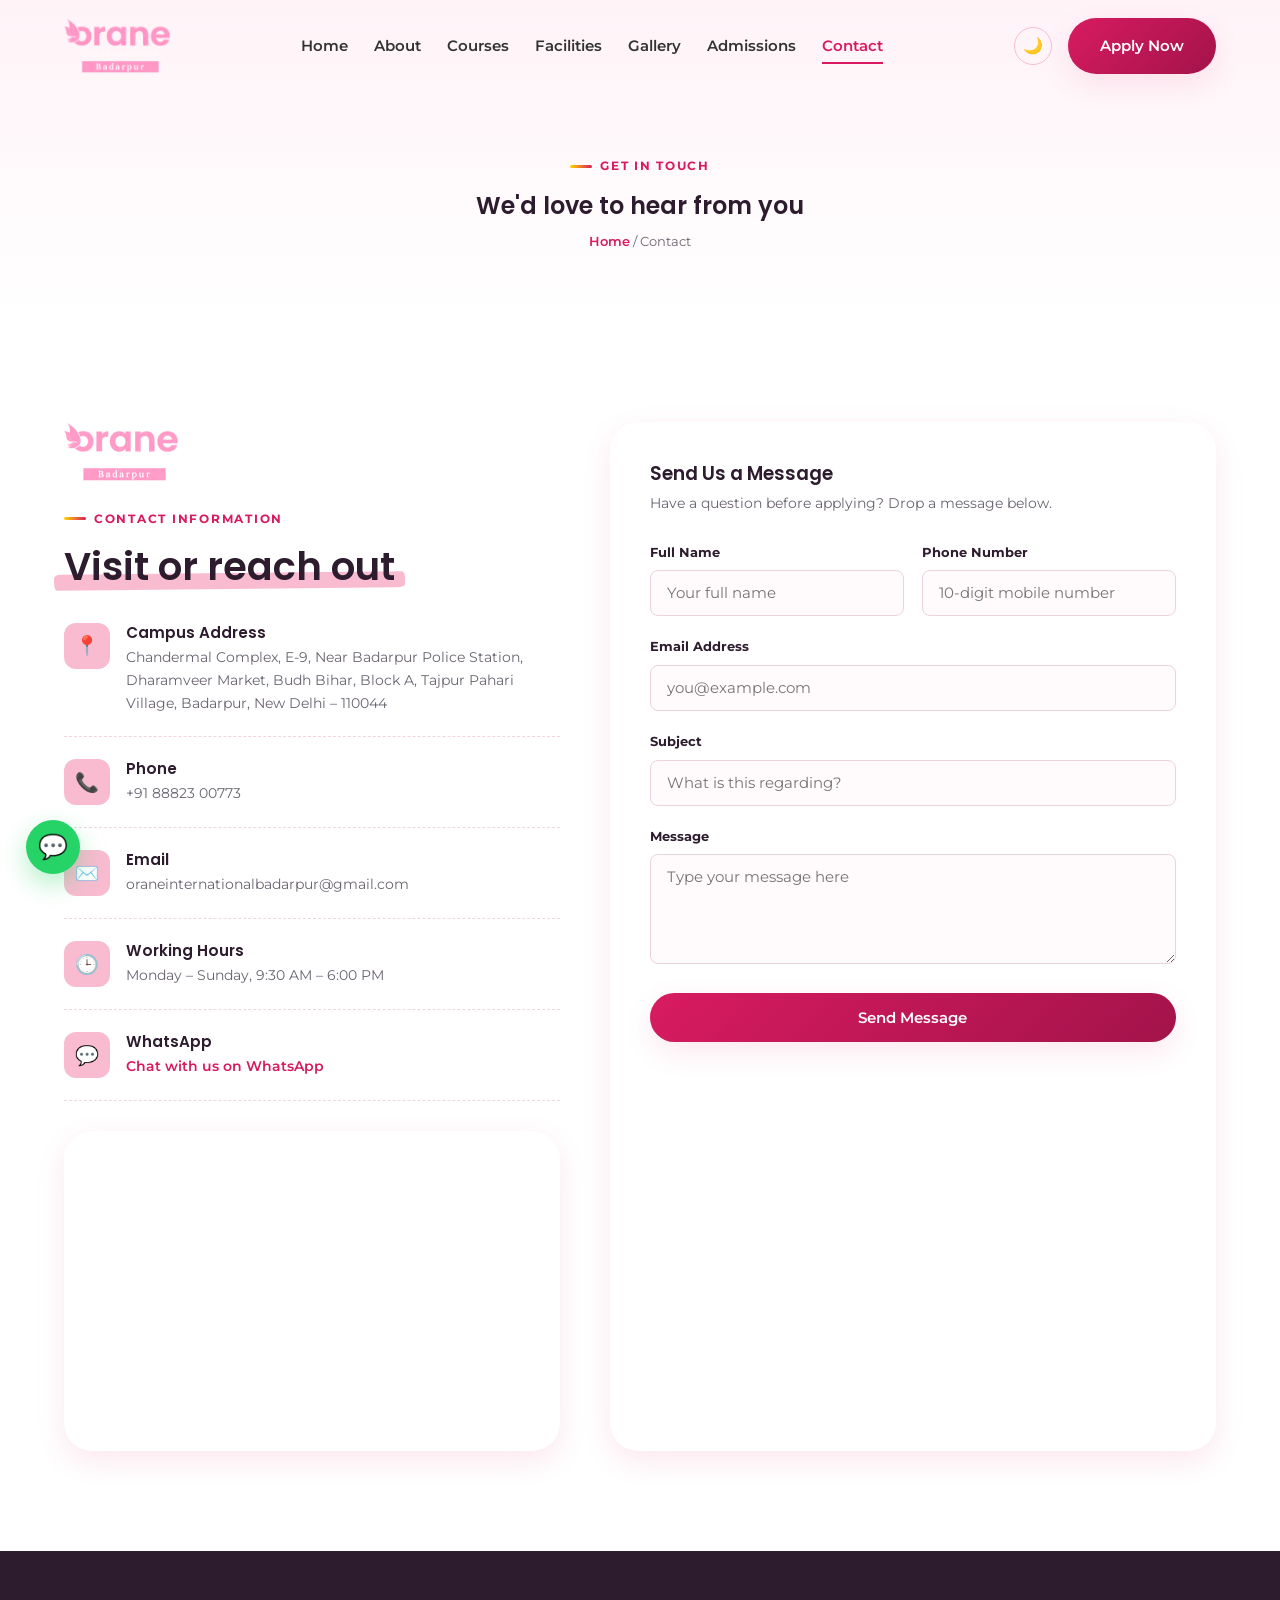
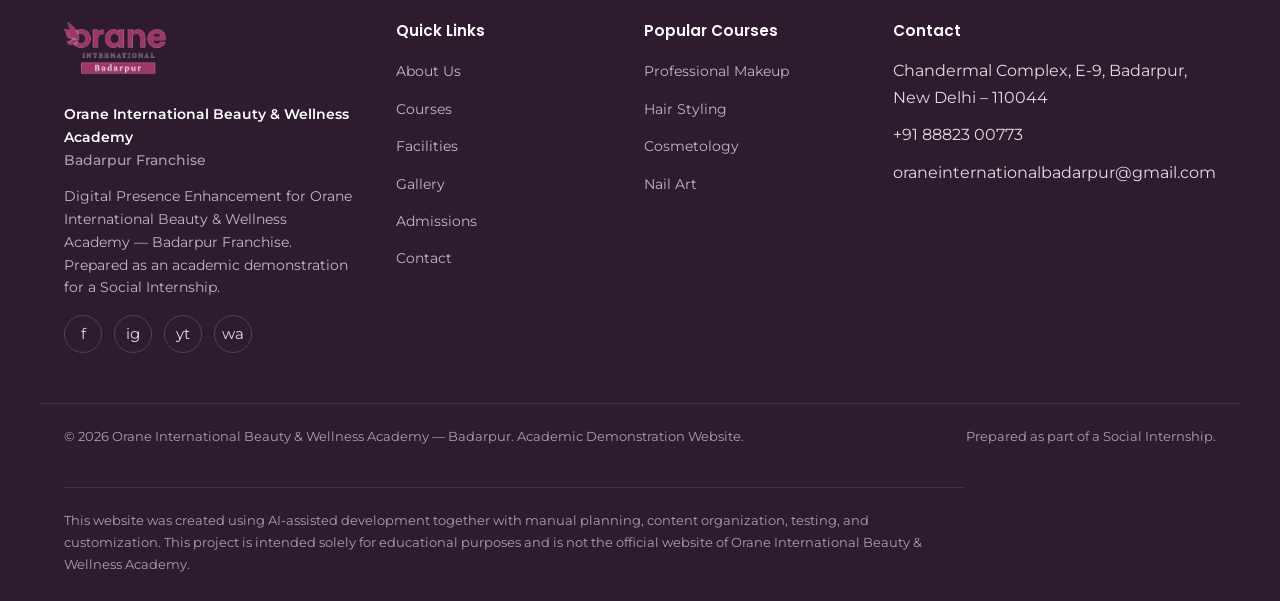
<file: contact.html>
<!DOCTYPE html>
<html lang="en">
<head>
<meta charset="UTF-8">
<meta name="viewport" content="width=device-width, initial-scale=1.0">
<title>Contact Us | Orane International Beauty & Wellness Academy, Badarpur</title>
<meta name="description" content="Contact Orane International Beauty & Wellness Academy, Badarpur campus. Address, phone, email, working hours, map and enquiry form.">
<link rel="preconnect" href="https://fonts.googleapis.com">
<link href="https://fonts.googleapis.com/css2?family=Poppins:wght@500;600;700&family=Montserrat:wght@400;500;600;700&display=swap" rel="stylesheet">
<link rel="stylesheet" href="css/style.css">
<link rel="icon" type="image/x-icon" href="assets/logo/favicon.ico">
<link rel="icon" type="image/png" sizes="16x16" href="assets/logo/favicon-16x16.png">
<link rel="icon" type="image/png" sizes="32x32" href="assets/logo/favicon-32x32.png">
<link rel="icon" type="image/png" sizes="192x192" href="assets/logo/favicon-192x192.png">
<link rel="apple-touch-icon" sizes="180x180" href="assets/logo/apple-touch-icon.png">

</head>
<body>
<div class="preloader" aria-hidden="true">
  <img src="assets/logo/orane-logo.png" alt="" class="preloader-logo">
</div>

<header class="navbar">
  <div class="container nav-inner">
    <a href="index.html" class="brand" aria-label="Orane International Beauty &amp; Wellness Academy - Home">
      <img src="assets/logo/orane-logo.png" alt="Orane International Beauty &amp; Wellness Academy Logo" class="logo-img" width="458" height="240" loading="eager">
    </a>
    <nav class="nav-links">
      <a href="index.html">Home</a>
      <a href="about.html">About</a>
      <a href="courses.html">Courses</a>
      <a href="facilities.html">Facilities</a>
      <a href="gallery.html">Gallery</a>
      <a href="admissions.html">Admissions</a>
      <a href="contact.html" class="active">Contact</a>
    </nav>
    <div class="nav-cta">
      <button class="dark-toggle" aria-label="Toggle dark mode">🌙</button>
      <a href="admissions.html" class="btn btn-primary">Apply Now</a>
    </div>
    <button class="nav-toggle" aria-label="Open menu"><span></span><span></span><span></span></button>
  </div>
</header>

<section class="page-header">
  <div class="container">
    <p class="eyebrow center">Get In Touch</p>
    <h1>We'd love to hear from you</h1>
    <p class="breadcrumb"><a href="index.html">Home</a> / Contact</p>
  </div>
</section>

<section>
  <div class="container contact-grid">

    <div class="reveal">
      <img src="assets/logo/orane-logo.png" alt="Orane International Beauty & Wellness Academy Logo" class="contact-logo-img" style="margin:0 0 20px;" width="458" height="240" loading="lazy">
      <p class="eyebrow">Contact Information</p>
      <h2 class="section-title"><span class="stroke">Visit or reach out</span></h2>

      <div class="contact-info-card">
        <span class="ico">📍</span>
        <div><h4>Campus Address</h4><p>Chandermal Complex, E-9, Near Badarpur Police Station, Dharamveer Market, Budh Bihar, Block A, Tajpur Pahari Village, Badarpur, New Delhi – 110044</p></div>
      </div>
      <div class="contact-info-card">
        <span class="ico">📞</span>
        <div><h4>Phone</h4><p>+91 88823 00773</p></div>
      </div>
      <div class="contact-info-card">
        <span class="ico">✉️</span>
        <div><h4>Email</h4><p>oraneinternationalbadarpur@gmail.com</p></div>
      </div>
      <div class="contact-info-card">
        <span class="ico">🕒</span>
        <div><h4>Working Hours</h4><p>Monday – Sunday, 9:30 AM – 6:00 PM</p></div>
      </div>
      <div class="contact-info-card">
        <span class="ico">💬</span>
        <div><h4>WhatsApp</h4><p><a href="https://wa.me/918882300773" target="_blank" rel="noopener" style="color:var(--color-primary); font-weight:600;">Chat with us on WhatsApp</a></p></div>
      </div>

      <div class="map-embed">
        <iframe
          src="https://www.google.com/maps?q=Chandermal+Complex+E-9+Near+Badarpur+Police+Station+Dharamveer+Market+Budh+Bihar+Block+A+Tajpur+Pahari+Village+Badarpur+New+Delhi+110044&output=embed"
          allowfullscreen="" loading="lazy" referrerpolicy="no-referrer-when-downgrade"
          title="Orane International Beauty & Wellness Academy, Badarpur — location map"></iframe>
      </div>
    </div>

    <div class="form-card reveal">
      <h3 style="margin-bottom:6px;">Send Us a Message</h3>
      <p style="color:var(--color-text-light); font-size:0.9rem; margin-bottom:26px;">Have a question before applying? Drop a message below.</p>

      <form data-validate novalidate>
        <div class="form-row">
          <div class="form-group">
            <label for="c-name">Full Name</label>
            <input type="text" id="c-name" name="name" placeholder="Your full name" required>
            <span class="error-msg">Please enter your name</span>
          </div>
          <div class="form-group">
            <label for="c-phone">Phone Number</label>
            <input type="tel" id="c-phone" name="phone" placeholder="10-digit mobile number" required>
            <span class="error-msg">Please enter a valid 10-digit number</span>
          </div>
        </div>
        <div class="form-group">
          <label for="c-email">Email Address</label>
          <input type="email" id="c-email" name="email" placeholder="you@example.com" required>
          <span class="error-msg">Please enter a valid email address</span>
        </div>
        <div class="form-group">
          <label for="c-subject">Subject</label>
          <input type="text" id="c-subject" name="subject" placeholder="What is this regarding?" required>
          <span class="error-msg">Please enter a subject</span>
        </div>
        <div class="form-group">
          <label for="c-message">Message</label>
          <textarea id="c-message" name="message" placeholder="Type your message here" required></textarea>
          <span class="error-msg">Please enter your message</span>
        </div>
        <button type="submit" class="btn btn-primary btn-block">Send Message</button>
        <div class="form-success"></div>
      </form>
    </div>
  </div>
</section>

<footer class="footer">
  <div class="container footer-grid">
    <div class="footer-brand">
      <a href="index.html" class="brand" style="color:#fff;" aria-label="Orane International Beauty &amp; Wellness Academy - Home">
        <img src="assets/logo/orane-logo.png" alt="Orane International Beauty &amp; Wellness Academy Logo" class="footer-logo-img" width="458" height="240" loading="lazy">
      </a>
      <p class="footer-brand-name" style="font-weight:600; color:#fff; margin-bottom:2px;">Orane International Beauty &amp; Wellness Academy<br><span style="font-weight:500; color:#B39BB0; font-size:0.85rem;">Badarpur Franchise</span></p>
      <p>Digital Presence Enhancement for Orane International Beauty &amp; Wellness Academy — Badarpur Franchise. Prepared as an academic demonstration for a Social Internship.</p>
      <div class="social-row">
        <a href="#" aria-label="Facebook">f</a>
        <a href="#" aria-label="Instagram">ig</a>
        <a href="#" aria-label="YouTube">yt</a>
        <a href="https://wa.me/918882300773" aria-label="WhatsApp">wa</a>
      </div>
    </div>
    <div>
      <h4>Quick Links</h4>
      <ul>
        <li><a href="about.html">About Us</a></li>
        <li><a href="courses.html">Courses</a></li>
        <li><a href="facilities.html">Facilities</a></li>
        <li><a href="gallery.html">Gallery</a></li>
        <li><a href="admissions.html">Admissions</a></li>
        <li><a href="contact.html">Contact</a></li>
      </ul>
    </div>
    <div>
      <h4>Popular Courses</h4>
      <ul>
        <li><a href="courses.html">Professional Makeup</a></li>
        <li><a href="courses.html">Hair Styling</a></li>
        <li><a href="courses.html">Cosmetology</a></li>
        <li><a href="courses.html">Nail Art</a></li>
      </ul>
    </div>
    <div>
      <h4>Contact</h4>
      <ul>
        <li>Chandermal Complex, E-9, Badarpur, New Delhi – 110044</li>
        <li>+91 88823 00773</li>
        <li>oraneinternationalbadarpur@gmail.com</li>
      </ul>
    </div>
  </div>
  <div class="container footer-bottom" style="flex-direction:column; align-items:flex-start;">
    <div style="display:flex; justify-content:space-between; width:100%; flex-wrap:wrap; gap:10px;">
      <span>© 2026 Orane International Beauty &amp; Wellness Academy — Badarpur. Academic Demonstration Website.</span>
      <span>Prepared as part of a Social Internship.</span>
    </div>
    <p class="footer-notice">This website was created using AI-assisted development together with manual planning, content organization, testing, and customization. This project is intended solely for educational purposes and is not the official website of Orane International Beauty &amp; Wellness Academy.</p>
  </div>
</footer>

<a href="https://wa.me/918882300773" class="whatsapp-float" aria-label="Chat on WhatsApp" target="_blank" rel="noopener">💬</a>
<button class="back-to-top" aria-label="Back to top">↑</button>
<script src="js/main.js"></script>
</body>
</html>
</file>
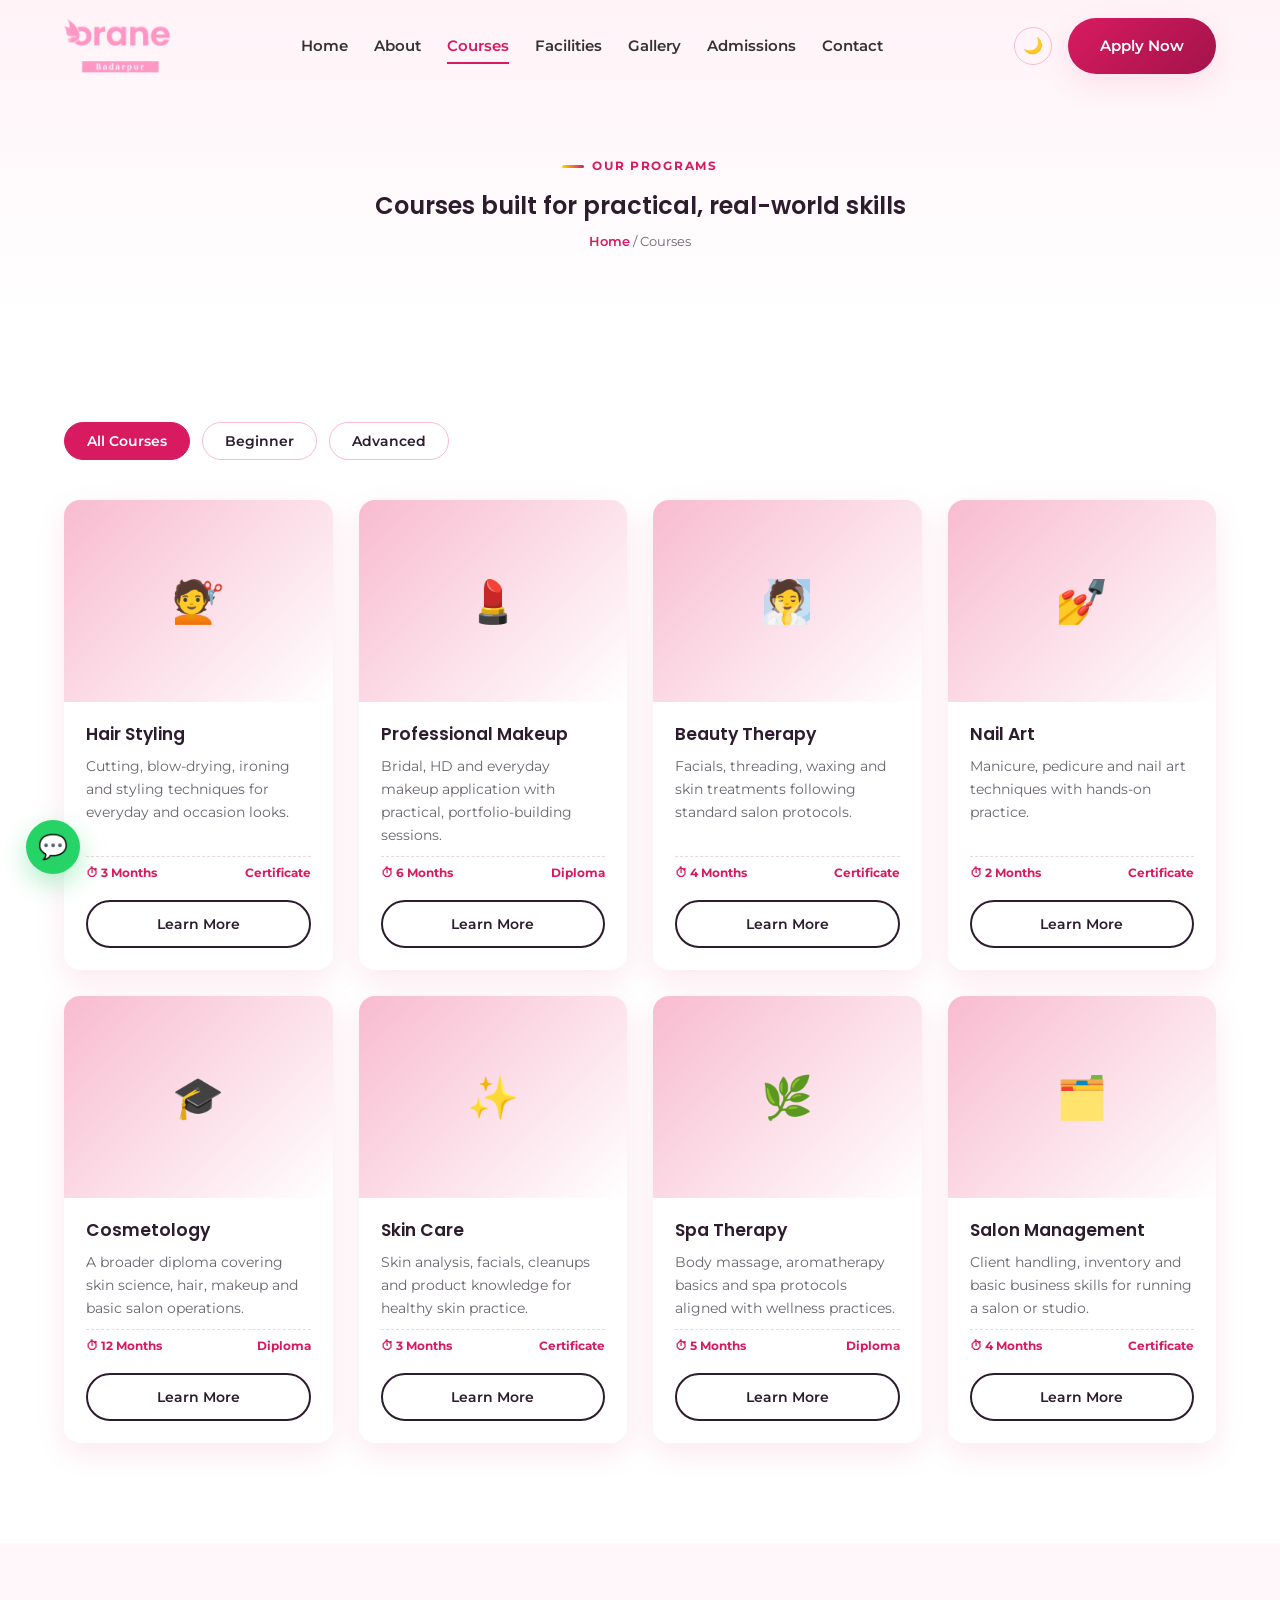
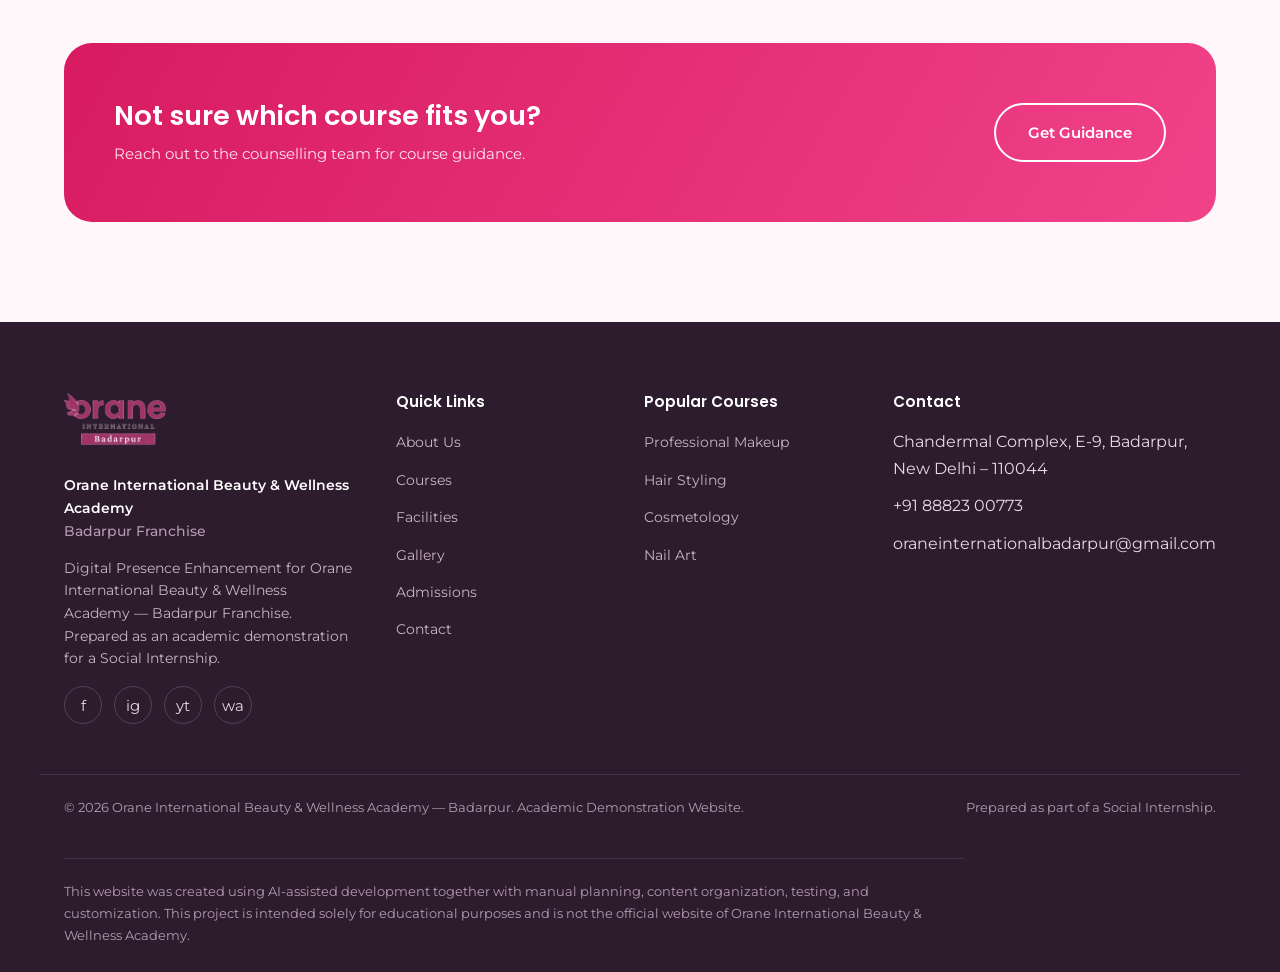
<file: courses.html>
<!DOCTYPE html>
<html lang="en">
<head>
<meta charset="UTF-8">
<meta name="viewport" content="width=device-width, initial-scale=1.0">
<title>Courses | Orane International Beauty & Wellness Academy, Badarpur</title>
<meta name="description" content="Certificate and diploma courses in makeup, hair styling, beauty therapy, nail art, cosmetology, skin care, spa therapy and salon management at Orane International Badarpur.">
<link rel="preconnect" href="https://fonts.googleapis.com">
<link href="https://fonts.googleapis.com/css2?family=Poppins:wght@500;600;700&family=Montserrat:wght@400;500;600;700&display=swap" rel="stylesheet">
<link rel="stylesheet" href="css/style.css">
<link rel="icon" type="image/x-icon" href="assets/logo/favicon.ico">
<link rel="icon" type="image/png" sizes="16x16" href="assets/logo/favicon-16x16.png">
<link rel="icon" type="image/png" sizes="32x32" href="assets/logo/favicon-32x32.png">
<link rel="icon" type="image/png" sizes="192x192" href="assets/logo/favicon-192x192.png">
<link rel="apple-touch-icon" sizes="180x180" href="assets/logo/apple-touch-icon.png">

</head>
<body>
<div class="preloader" aria-hidden="true">
  <img src="assets/logo/orane-logo.png" alt="" class="preloader-logo">
</div>

<header class="navbar">
  <div class="container nav-inner">
    <a href="index.html" class="brand" aria-label="Orane International Beauty &amp; Wellness Academy - Home">
      <img src="assets/logo/orane-logo.png" alt="Orane International Beauty &amp; Wellness Academy Logo" class="logo-img" width="458" height="240" loading="eager">
    </a>
    <nav class="nav-links">
      <a href="index.html">Home</a>
      <a href="about.html">About</a>
      <a href="courses.html" class="active">Courses</a>
      <a href="facilities.html">Facilities</a>
      <a href="gallery.html">Gallery</a>
      <a href="admissions.html">Admissions</a>
      <a href="contact.html">Contact</a>
    </nav>
    <div class="nav-cta">
      <button class="dark-toggle" aria-label="Toggle dark mode">🌙</button>
      <a href="admissions.html" class="btn btn-primary">Apply Now</a>
    </div>
    <button class="nav-toggle" aria-label="Open menu"><span></span><span></span><span></span></button>
  </div>
</header>

<section class="page-header">
  <div class="container">
    <p class="eyebrow center">Our Programs</p>
    <h1>Courses built for practical, real-world skills</h1>
    <p class="breadcrumb"><a href="index.html">Home</a> / Courses</p>
  </div>
</section>

<section>
  <div class="container">
    <div class="course-filters reveal">
      <button class="filter-btn active" data-filter="all">All Courses</button>
      <button class="filter-btn" data-filter="beginner">Beginner</button>
      <button class="filter-btn" data-filter="advanced">Advanced</button>
    </div>

    <div class="course-grid reveal">

      <article class="course-card" data-level="beginner">
        <div class="course-thumb course-icon-tile">💇</div>
        <div class="course-body">
          <h3>Hair Styling</h3>
          <p>Cutting, blow-drying, ironing and styling techniques for everyday and occasion looks.</p>
          <div class="course-meta"><span>⏱ 3 Months</span><span>Certificate</span></div>
          <a href="admissions.html" class="btn btn-outline btn-block">Learn More</a>
        </div>
      </article>

      <article class="course-card" data-level="advanced">
        <div class="course-thumb course-icon-tile">💄</div>
        <div class="course-body">
          <h3>Professional Makeup</h3>
          <p>Bridal, HD and everyday makeup application with practical, portfolio-building sessions.</p>
          <div class="course-meta"><span>⏱ 6 Months</span><span>Diploma</span></div>
          <a href="admissions.html" class="btn btn-outline btn-block">Learn More</a>
        </div>
      </article>

      <article class="course-card" data-level="beginner">
        <div class="course-thumb course-icon-tile">🧖</div>
        <div class="course-body">
          <h3>Beauty Therapy</h3>
          <p>Facials, threading, waxing and skin treatments following standard salon protocols.</p>
          <div class="course-meta"><span>⏱ 4 Months</span><span>Certificate</span></div>
          <a href="admissions.html" class="btn btn-outline btn-block">Learn More</a>
        </div>
      </article>

      <article class="course-card" data-level="beginner">
        <div class="course-thumb course-icon-tile">💅</div>
        <div class="course-body">
          <h3>Nail Art</h3>
          <p>Manicure, pedicure and nail art techniques with hands-on practice.</p>
          <div class="course-meta"><span>⏱ 2 Months</span><span>Certificate</span></div>
          <a href="admissions.html" class="btn btn-outline btn-block">Learn More</a>
        </div>
      </article>

      <article class="course-card" data-level="advanced">
        <div class="course-thumb course-icon-tile">🎓</div>
        <div class="course-body">
          <h3>Cosmetology</h3>
          <p>A broader diploma covering skin science, hair, makeup and basic salon operations.</p>
          <div class="course-meta"><span>⏱ 12 Months</span><span>Diploma</span></div>
          <a href="admissions.html" class="btn btn-outline btn-block">Learn More</a>
        </div>
      </article>

      <article class="course-card" data-level="beginner">
        <div class="course-thumb course-icon-tile">✨</div>
        <div class="course-body">
          <h3>Skin Care</h3>
          <p>Skin analysis, facials, cleanups and product knowledge for healthy skin practice.</p>
          <div class="course-meta"><span>⏱ 3 Months</span><span>Certificate</span></div>
          <a href="admissions.html" class="btn btn-outline btn-block">Learn More</a>
        </div>
      </article>

      <article class="course-card" data-level="advanced">
        <div class="course-thumb course-icon-tile">🌿</div>
        <div class="course-body">
          <h3>Spa Therapy</h3>
          <p>Body massage, aromatherapy basics and spa protocols aligned with wellness practices.</p>
          <div class="course-meta"><span>⏱ 5 Months</span><span>Diploma</span></div>
          <a href="admissions.html" class="btn btn-outline btn-block">Learn More</a>
        </div>
      </article>

      <article class="course-card" data-level="advanced">
        <div class="course-thumb course-icon-tile">🗂️</div>
        <div class="course-body">
          <h3>Salon Management</h3>
          <p>Client handling, inventory and basic business skills for running a salon or studio.</p>
          <div class="course-meta"><span>⏱ 4 Months</span><span>Certificate</span></div>
          <a href="admissions.html" class="btn btn-outline btn-block">Learn More</a>
        </div>
      </article>

    </div>
  </div>
</section>

<section class="section-alt">
  <div class="container">
    <div class="cta-banner reveal">
      <div>
        <h2>Not sure which course fits you?</h2>
        <p>Reach out to the counselling team for course guidance.</p>
      </div>
      <a href="admissions.html" class="btn btn-outline light">Get Guidance</a>
    </div>
  </div>
</section>

<footer class="footer">
  <div class="container footer-grid">
    <div class="footer-brand">
      <a href="index.html" class="brand" style="color:#fff;" aria-label="Orane International Beauty &amp; Wellness Academy - Home">
        <img src="assets/logo/orane-logo.png" alt="Orane International Beauty &amp; Wellness Academy Logo" class="footer-logo-img" width="458" height="240" loading="lazy">
      </a>
      <p class="footer-brand-name" style="font-weight:600; color:#fff; margin-bottom:2px;">Orane International Beauty &amp; Wellness Academy<br><span style="font-weight:500; color:#B39BB0; font-size:0.85rem;">Badarpur Franchise</span></p>
      <p>Digital Presence Enhancement for Orane International Beauty &amp; Wellness Academy — Badarpur Franchise. Prepared as an academic demonstration for a Social Internship.</p>
      <div class="social-row">
        <a href="#" aria-label="Facebook">f</a>
        <a href="#" aria-label="Instagram">ig</a>
        <a href="#" aria-label="YouTube">yt</a>
        <a href="https://wa.me/918882300773" aria-label="WhatsApp">wa</a>
      </div>
    </div>
    <div>
      <h4>Quick Links</h4>
      <ul>
        <li><a href="about.html">About Us</a></li>
        <li><a href="courses.html">Courses</a></li>
        <li><a href="facilities.html">Facilities</a></li>
        <li><a href="gallery.html">Gallery</a></li>
        <li><a href="admissions.html">Admissions</a></li>
        <li><a href="contact.html">Contact</a></li>
      </ul>
    </div>
    <div>
      <h4>Popular Courses</h4>
      <ul>
        <li><a href="courses.html">Professional Makeup</a></li>
        <li><a href="courses.html">Hair Styling</a></li>
        <li><a href="courses.html">Cosmetology</a></li>
        <li><a href="courses.html">Nail Art</a></li>
      </ul>
    </div>
    <div>
      <h4>Contact</h4>
      <ul>
        <li>Chandermal Complex, E-9, Badarpur, New Delhi – 110044</li>
        <li>+91 88823 00773</li>
        <li>oraneinternationalbadarpur@gmail.com</li>
      </ul>
    </div>
  </div>
  <div class="container footer-bottom" style="flex-direction:column; align-items:flex-start;">
    <div style="display:flex; justify-content:space-between; width:100%; flex-wrap:wrap; gap:10px;">
      <span>© 2026 Orane International Beauty &amp; Wellness Academy — Badarpur. Academic Demonstration Website.</span>
      <span>Prepared as part of a Social Internship.</span>
    </div>
    <p class="footer-notice">This website was created using AI-assisted development together with manual planning, content organization, testing, and customization. This project is intended solely for educational purposes and is not the official website of Orane International Beauty &amp; Wellness Academy.</p>
  </div>
</footer>

<a href="https://wa.me/918882300773" class="whatsapp-float" aria-label="Chat on WhatsApp" target="_blank" rel="noopener">💬</a>
<button class="back-to-top" aria-label="Back to top">↑</button>
<script src="js/main.js"></script>
</body>
</html>
</file>
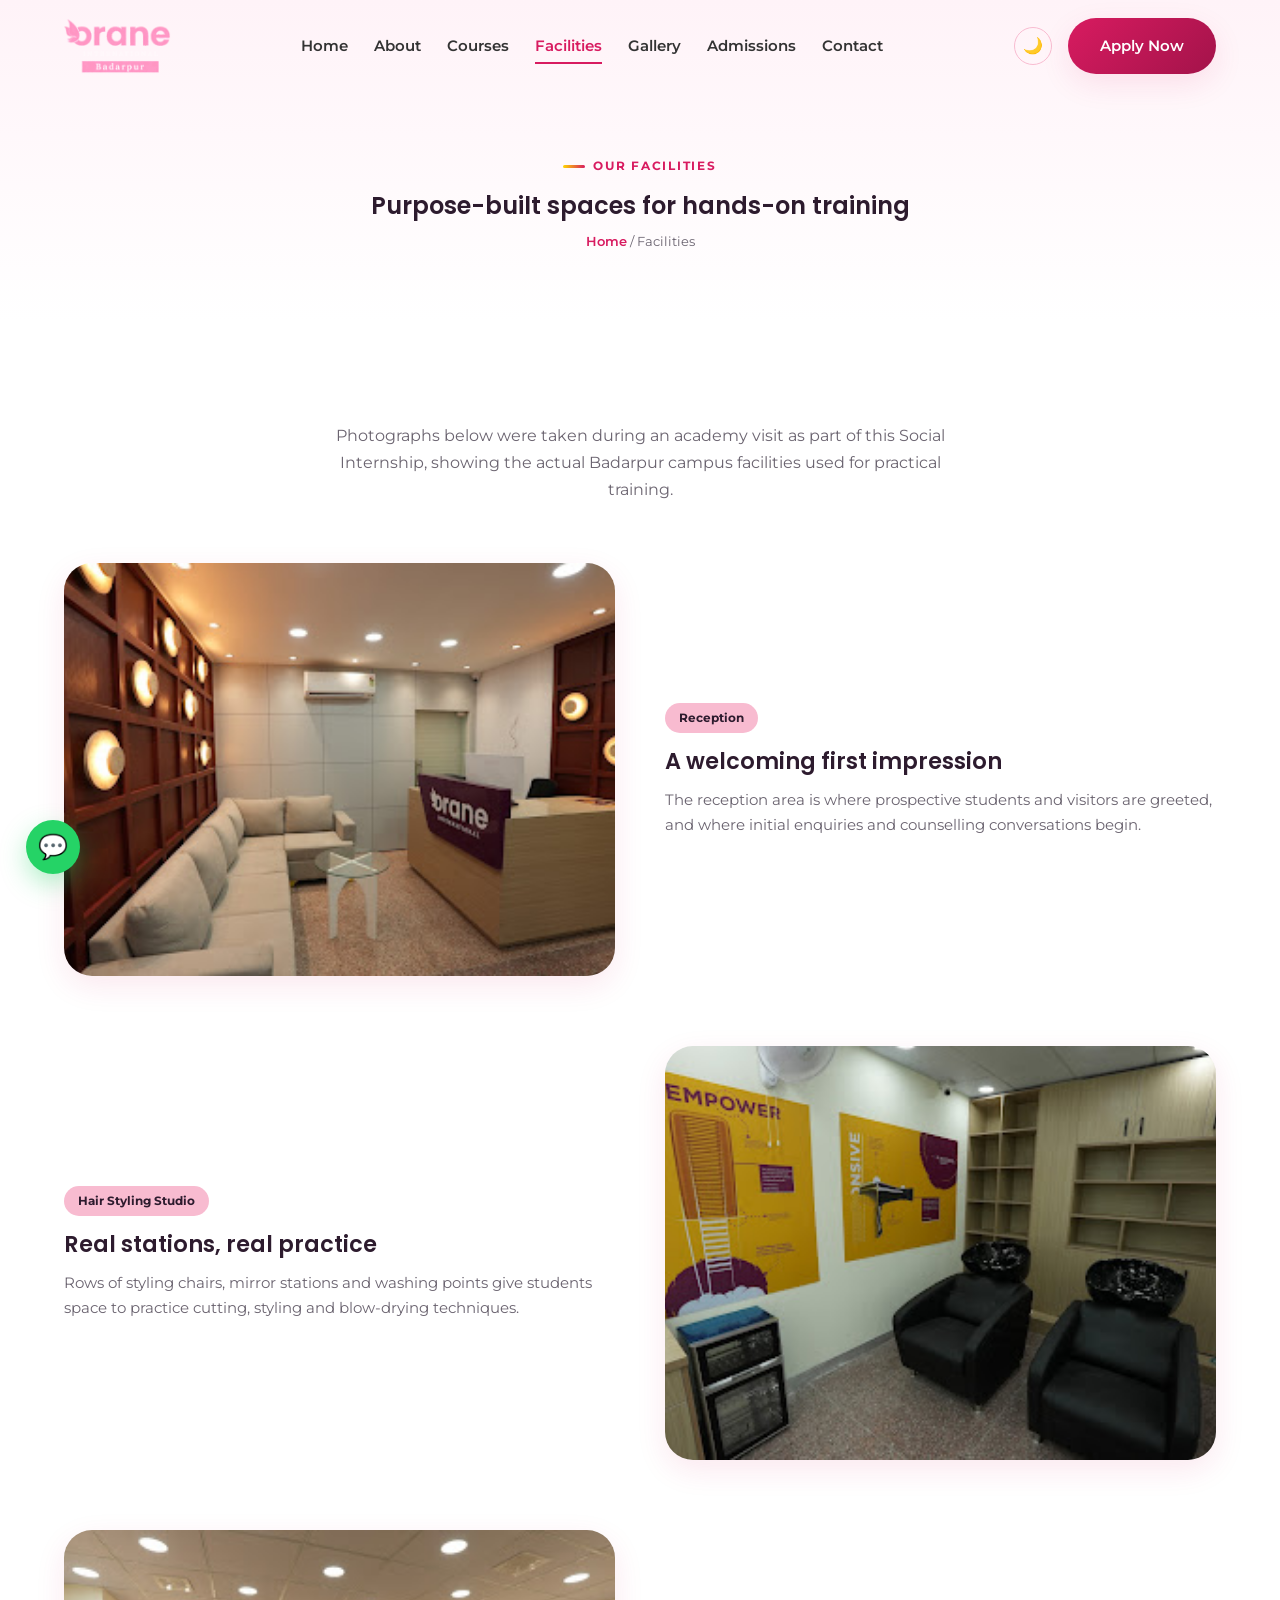
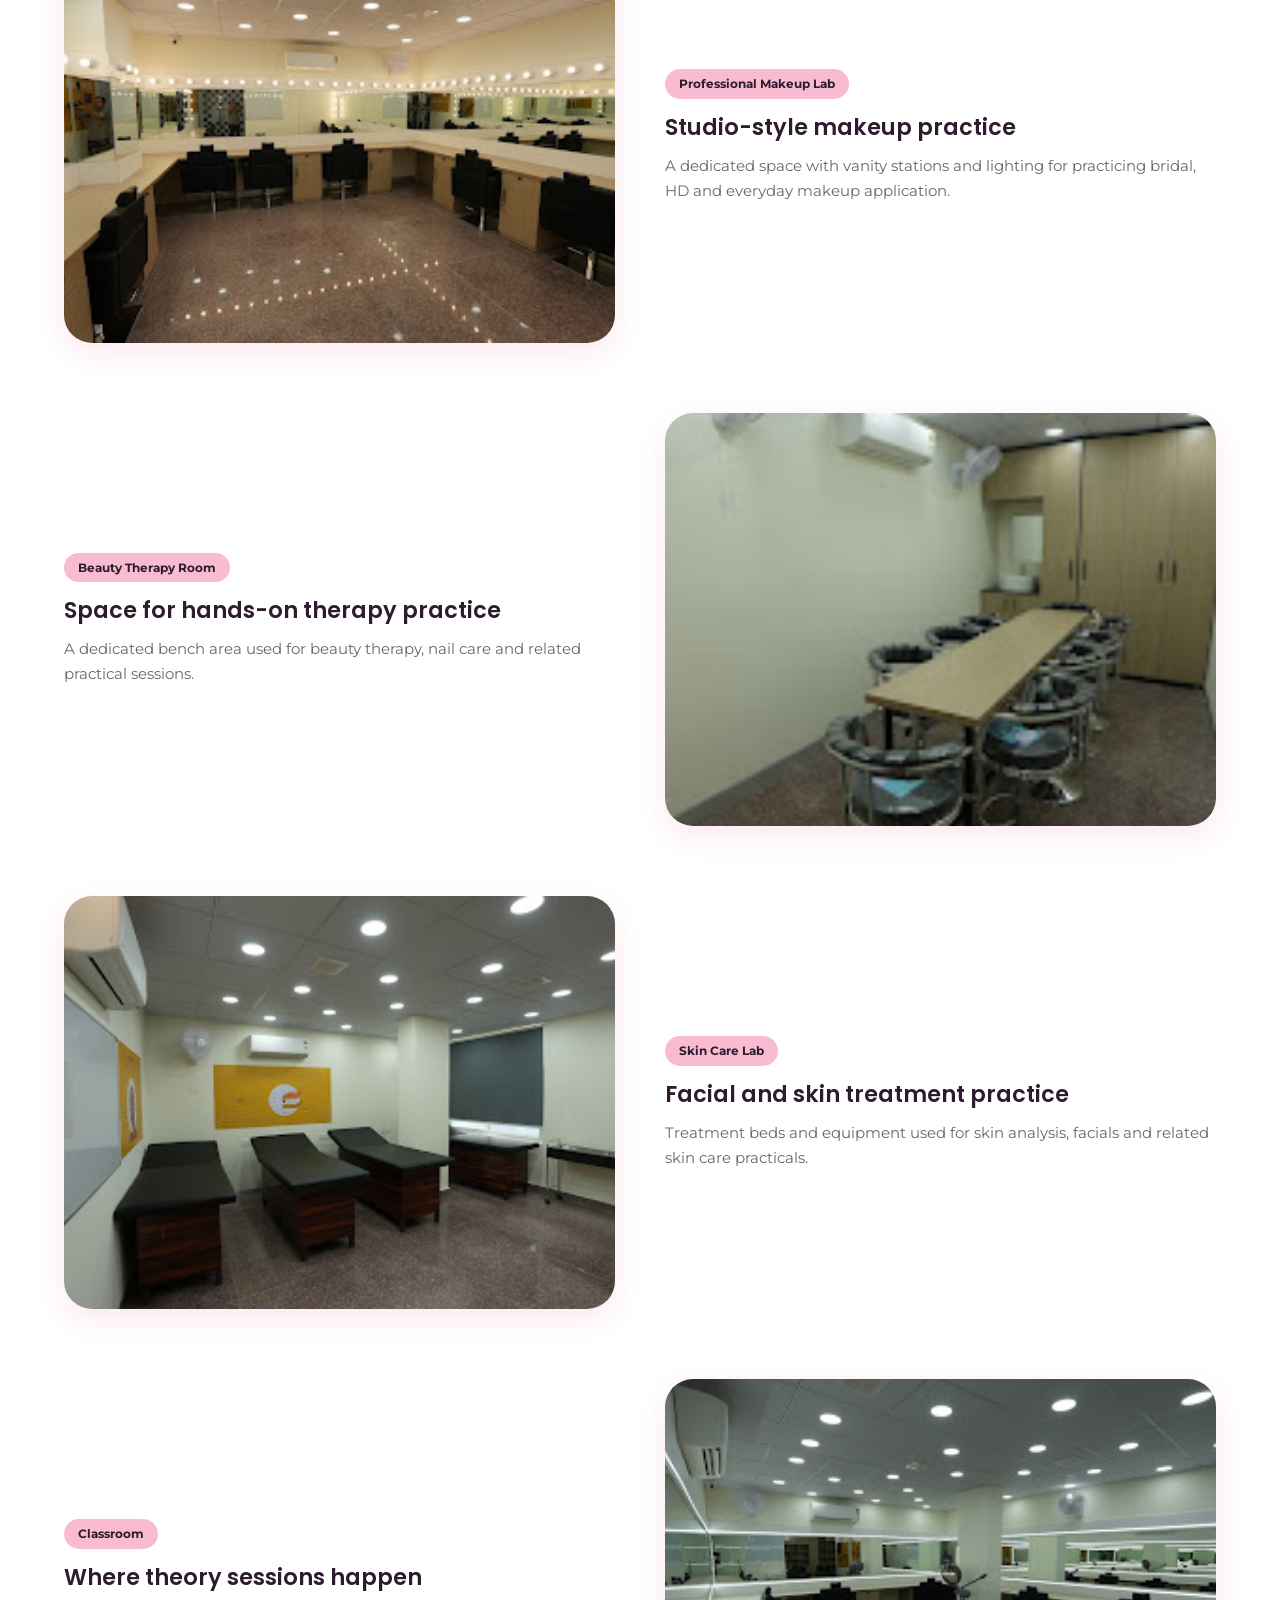
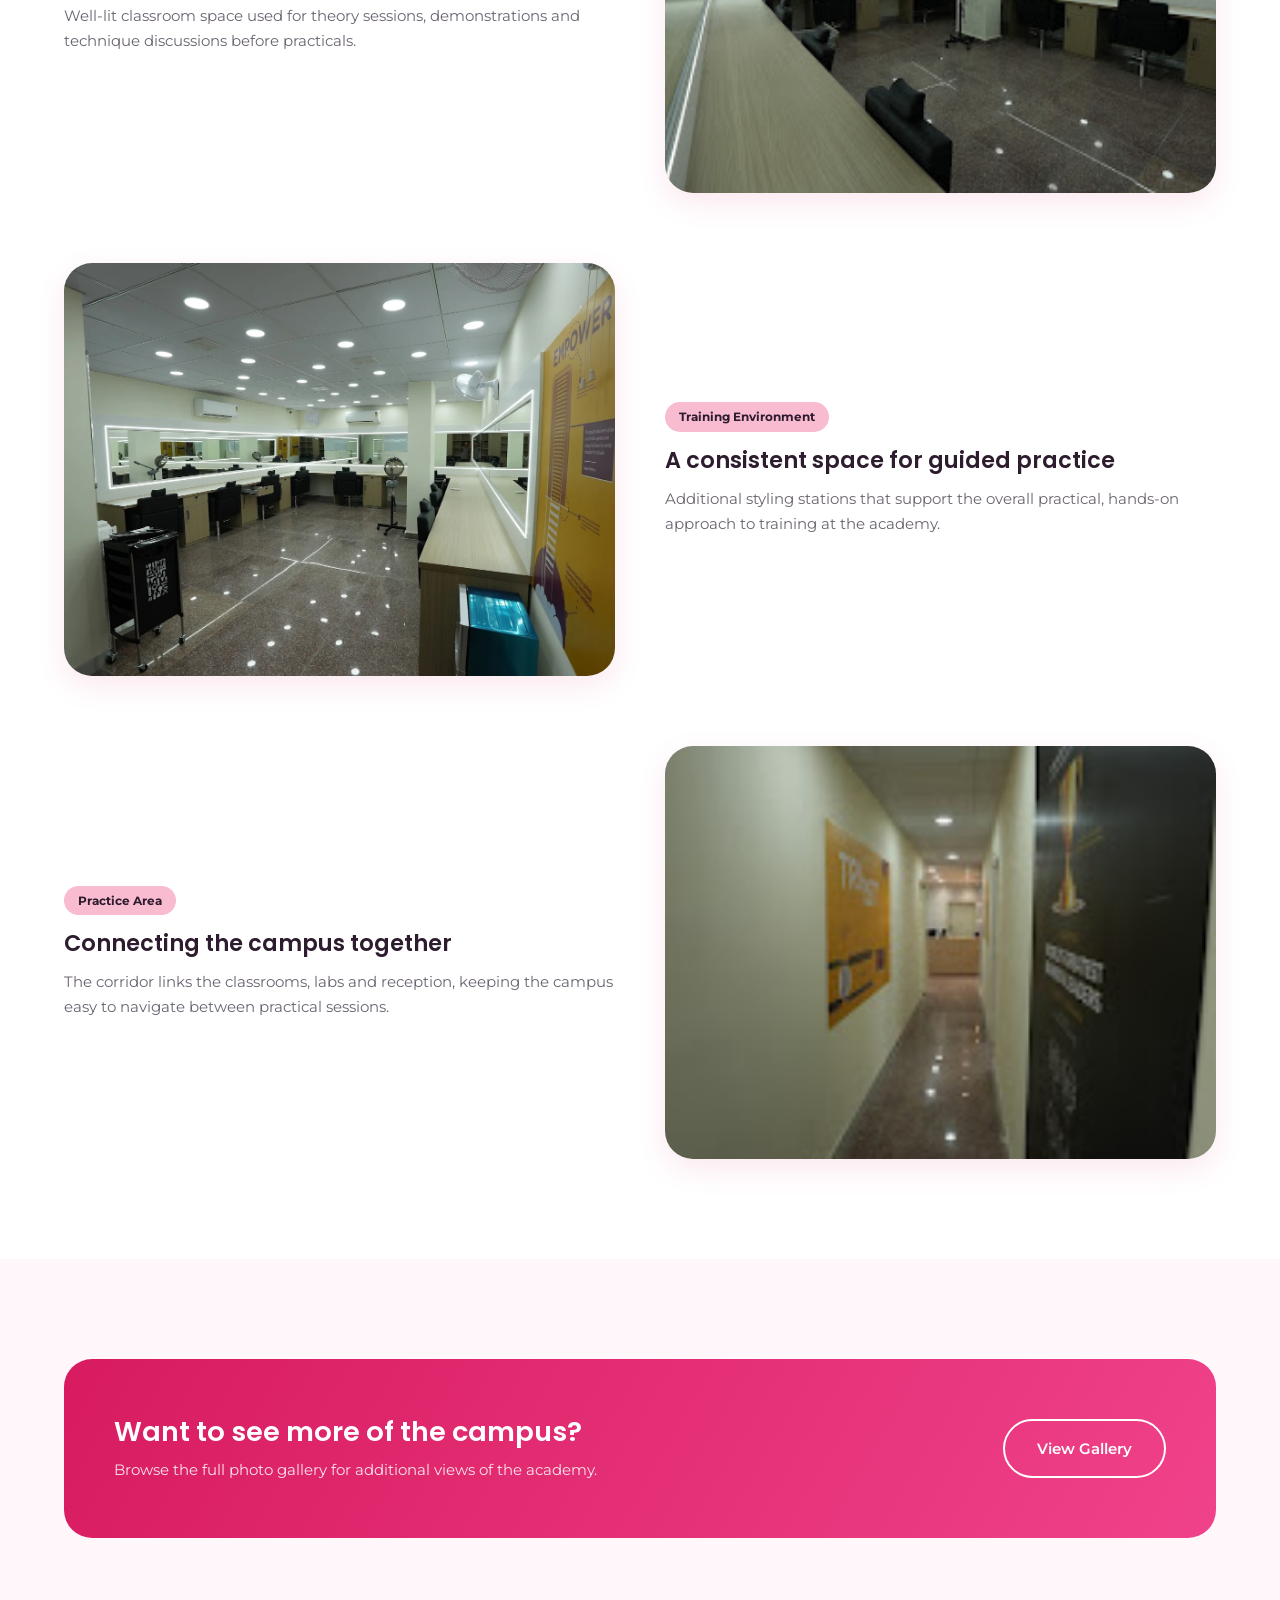
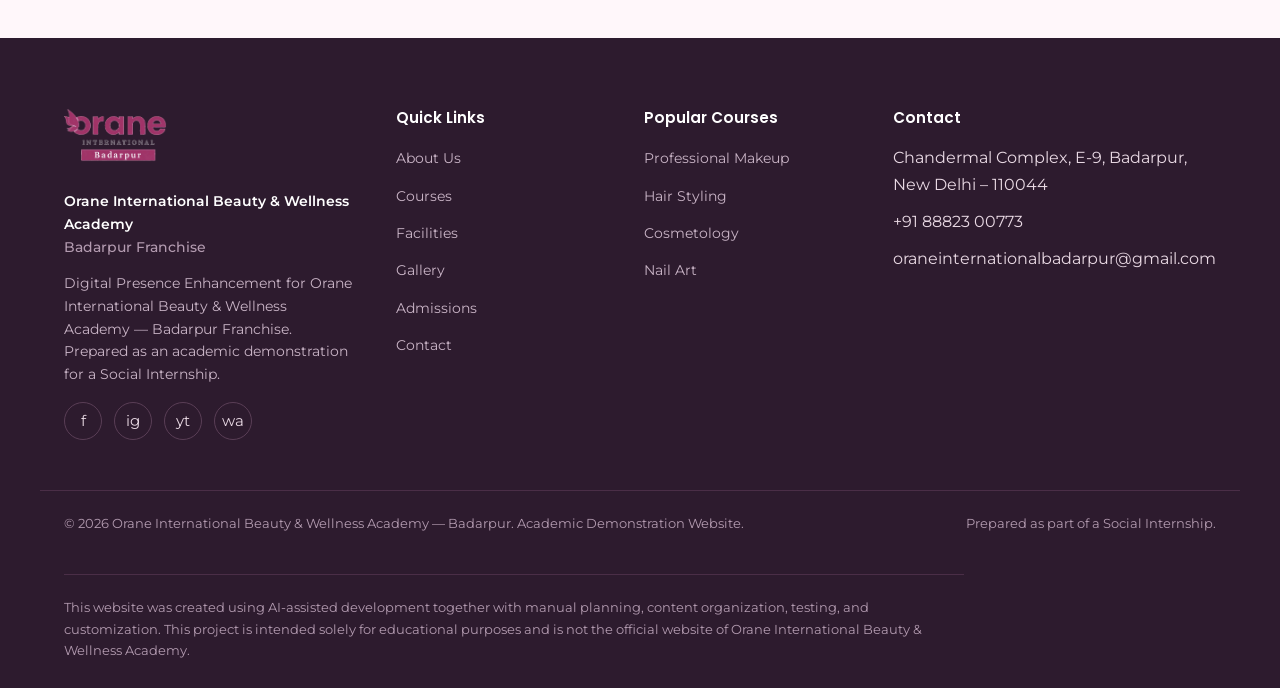
<file: facilities.html>
<!DOCTYPE html>
<html lang="en">
<head>
<meta charset="UTF-8">
<meta name="viewport" content="width=device-width, initial-scale=1.0">
<title>Facilities | Orane International Beauty & Wellness Academy, Badarpur</title>
<meta name="description" content="Take a look at the reception, hair styling studio, makeup lab, beauty therapy room, skin care lab, and classrooms at Orane International Beauty & Wellness Academy, Badarpur.">
<link rel="preconnect" href="https://fonts.googleapis.com">
<link href="https://fonts.googleapis.com/css2?family=Poppins:wght@500;600;700&family=Montserrat:wght@400;500;600;700&display=swap" rel="stylesheet">
<link rel="stylesheet" href="css/style.css">
<link rel="icon" type="image/x-icon" href="assets/logo/favicon.ico">
<link rel="icon" type="image/png" sizes="16x16" href="assets/logo/favicon-16x16.png">
<link rel="icon" type="image/png" sizes="32x32" href="assets/logo/favicon-32x32.png">
<link rel="icon" type="image/png" sizes="192x192" href="assets/logo/favicon-192x192.png">
<link rel="apple-touch-icon" sizes="180x180" href="assets/logo/apple-touch-icon.png">

</head>
<body>
<div class="preloader" aria-hidden="true">
  <img src="assets/logo/orane-logo.png" alt="" class="preloader-logo">
</div>

<header class="navbar">
  <div class="container nav-inner">
    <a href="index.html" class="brand" aria-label="Orane International Beauty &amp; Wellness Academy - Home">
      <img src="assets/logo/orane-logo.png" alt="Orane International Beauty &amp; Wellness Academy Logo" class="logo-img" width="458" height="240" loading="eager">
    </a>
    <nav class="nav-links">
      <a href="index.html">Home</a>
      <a href="about.html">About</a>
      <a href="courses.html">Courses</a>
      <a href="facilities.html" class="active">Facilities</a>
      <a href="gallery.html">Gallery</a>
      <a href="admissions.html">Admissions</a>
      <a href="contact.html">Contact</a>
    </nav>
    <div class="nav-cta">
      <button class="dark-toggle" aria-label="Toggle dark mode">🌙</button>
      <a href="admissions.html" class="btn btn-primary">Apply Now</a>
    </div>
    <button class="nav-toggle" aria-label="Open menu"><span></span><span></span><span></span></button>
  </div>
</header>

<section class="page-header">
  <div class="container">
    <p class="eyebrow center">Our Facilities</p>
    <h1>Purpose-built spaces for hands-on training</h1>
    <p class="breadcrumb"><a href="index.html">Home</a> / Facilities</p>
  </div>
</section>

<section>
  <div class="container">
    <p class="section-lede center" style="margin: 0 auto 60px;">Photographs below were taken during an academy visit as part of this Social Internship, showing the actual Badarpur campus facilities used for practical training.</p>

    <div class="facility-showcase">

      <div class="facility-row reveal">
        <div class="facility-row-img">
          <img src="assets/images/reception.jpg" alt="Reception area at Orane International Beauty & Wellness Academy, Badarpur">
        </div>
        <div class="facility-row-copy">
          <span class="tag">Reception</span>
          <h3>A welcoming first impression</h3>
          <p>The reception area is where prospective students and visitors are greeted, and where initial enquiries and counselling conversations begin.</p>
        </div>
      </div>

      <div class="facility-row reverse reveal">
        <div class="facility-row-img">
          <img src="assets/images/hair-styling-lab.jpg" alt="Hair styling studio with styling chairs and mirror stations">
        </div>
        <div class="facility-row-copy">
          <span class="tag">Hair Styling Studio</span>
          <h3>Real stations, real practice</h3>
          <p>Rows of styling chairs, mirror stations and washing points give students space to practice cutting, styling and blow-drying techniques.</p>
        </div>
      </div>

      <div class="facility-row reveal">
        <div class="facility-row-img">
          <img src="assets/images/makeup-lab.jpg" alt="Professional makeup lab with vanity stations">
        </div>
        <div class="facility-row-copy">
          <span class="tag">Professional Makeup Lab</span>
          <h3>Studio-style makeup practice</h3>
          <p>A dedicated space with vanity stations and lighting for practicing bridal, HD and everyday makeup application.</p>
        </div>
      </div>

      <div class="facility-row reverse reveal">
        <div class="facility-row-img">
          <img src="assets/images/beauty-therapy-room.jpg" alt="Beauty therapy practice room with treatment stations">
        </div>
        <div class="facility-row-copy">
          <span class="tag">Beauty Therapy Room</span>
          <h3>Space for hands-on therapy practice</h3>
          <p>A dedicated bench area used for beauty therapy, nail care and related practical sessions.</p>
        </div>
      </div>

      <div class="facility-row reveal">
        <div class="facility-row-img">
          <img src="assets/images/skin-care-lab.jpg" alt="Skin care lab with treatment beds">
        </div>
        <div class="facility-row-copy">
          <span class="tag">Skin Care Lab</span>
          <h3>Facial and skin treatment practice</h3>
          <p>Treatment beds and equipment used for skin analysis, facials and related skin care practicals.</p>
        </div>
      </div>

      <div class="facility-row reverse reveal">
        <div class="facility-row-img">
          <img src="assets/images/classroom.jpg" alt="Classroom with training stations at the academy">
        </div>
        <div class="facility-row-copy">
          <span class="tag">Classroom</span>
          <h3>Where theory sessions happen</h3>
          <p>Well-lit classroom space used for theory sessions, demonstrations and technique discussions before practicals.</p>
        </div>
      </div>

      <div class="facility-row reveal">
        <div class="facility-row-img">
          <img src="assets/images/training-environment.webp" alt="Training environment with styling stations and mirrors">
        </div>
        <div class="facility-row-copy">
          <span class="tag">Training Environment</span>
          <h3>A consistent space for guided practice</h3>
          <p>Additional styling stations that support the overall practical, hands-on approach to training at the academy.</p>
        </div>
      </div>

      <div class="facility-row reverse reveal">
        <div class="facility-row-img">
          <img src="assets/images/corridor.jpg" alt="Corridor connecting the training areas at the academy">
        </div>
        <div class="facility-row-copy">
          <span class="tag">Practice Area</span>
          <h3>Connecting the campus together</h3>
          <p>The corridor links the classrooms, labs and reception, keeping the campus easy to navigate between practical sessions.</p>
        </div>
      </div>

    </div>
  </div>
</section>

<section class="section-alt">
  <div class="container">
    <div class="cta-banner reveal">
      <div>
        <h2>Want to see more of the campus?</h2>
        <p>Browse the full photo gallery for additional views of the academy.</p>
      </div>
      <a href="gallery.html" class="btn btn-outline light">View Gallery</a>
    </div>
  </div>
</section>

<footer class="footer">
  <div class="container footer-grid">
    <div class="footer-brand">
      <a href="index.html" class="brand" style="color:#fff;" aria-label="Orane International Beauty &amp; Wellness Academy - Home">
        <img src="assets/logo/orane-logo.png" alt="Orane International Beauty &amp; Wellness Academy Logo" class="footer-logo-img" width="458" height="240" loading="lazy">
      </a>
      <p class="footer-brand-name" style="font-weight:600; color:#fff; margin-bottom:2px;">Orane International Beauty &amp; Wellness Academy<br><span style="font-weight:500; color:#B39BB0; font-size:0.85rem;">Badarpur Franchise</span></p>
      <p>Digital Presence Enhancement for Orane International Beauty &amp; Wellness Academy — Badarpur Franchise. Prepared as an academic demonstration for a Social Internship.</p>
      <div class="social-row">
        <a href="#" aria-label="Facebook">f</a>
        <a href="#" aria-label="Instagram">ig</a>
        <a href="#" aria-label="YouTube">yt</a>
        <a href="https://wa.me/918882300773" aria-label="WhatsApp">wa</a>
      </div>
    </div>
    <div>
      <h4>Quick Links</h4>
      <ul>
        <li><a href="about.html">About Us</a></li>
        <li><a href="courses.html">Courses</a></li>
        <li><a href="facilities.html">Facilities</a></li>
        <li><a href="gallery.html">Gallery</a></li>
        <li><a href="admissions.html">Admissions</a></li>
        <li><a href="contact.html">Contact</a></li>
      </ul>
    </div>
    <div>
      <h4>Popular Courses</h4>
      <ul>
        <li><a href="courses.html">Professional Makeup</a></li>
        <li><a href="courses.html">Hair Styling</a></li>
        <li><a href="courses.html">Cosmetology</a></li>
        <li><a href="courses.html">Nail Art</a></li>
      </ul>
    </div>
    <div>
      <h4>Contact</h4>
      <ul>
        <li>Chandermal Complex, E-9, Badarpur, New Delhi – 110044</li>
        <li>+91 88823 00773</li>
        <li>oraneinternationalbadarpur@gmail.com</li>
      </ul>
    </div>
  </div>
  <div class="container footer-bottom" style="flex-direction:column; align-items:flex-start;">
    <div style="display:flex; justify-content:space-between; width:100%; flex-wrap:wrap; gap:10px;">
      <span>© 2026 Orane International Beauty &amp; Wellness Academy — Badarpur. Academic Demonstration Website.</span>
      <span>Prepared as part of a Social Internship.</span>
    </div>
    <p class="footer-notice">This website was created using AI-assisted development together with manual planning, content organization, testing, and customization. This project is intended solely for educational purposes and is not the official website of Orane International Beauty &amp; Wellness Academy.</p>
  </div>
</footer>

<a href="https://wa.me/918882300773" class="whatsapp-float" aria-label="Chat on WhatsApp" target="_blank" rel="noopener">💬</a>
<button class="back-to-top" aria-label="Back to top">↑</button>
<script src="js/main.js"></script>
</body>
</html>
</file>
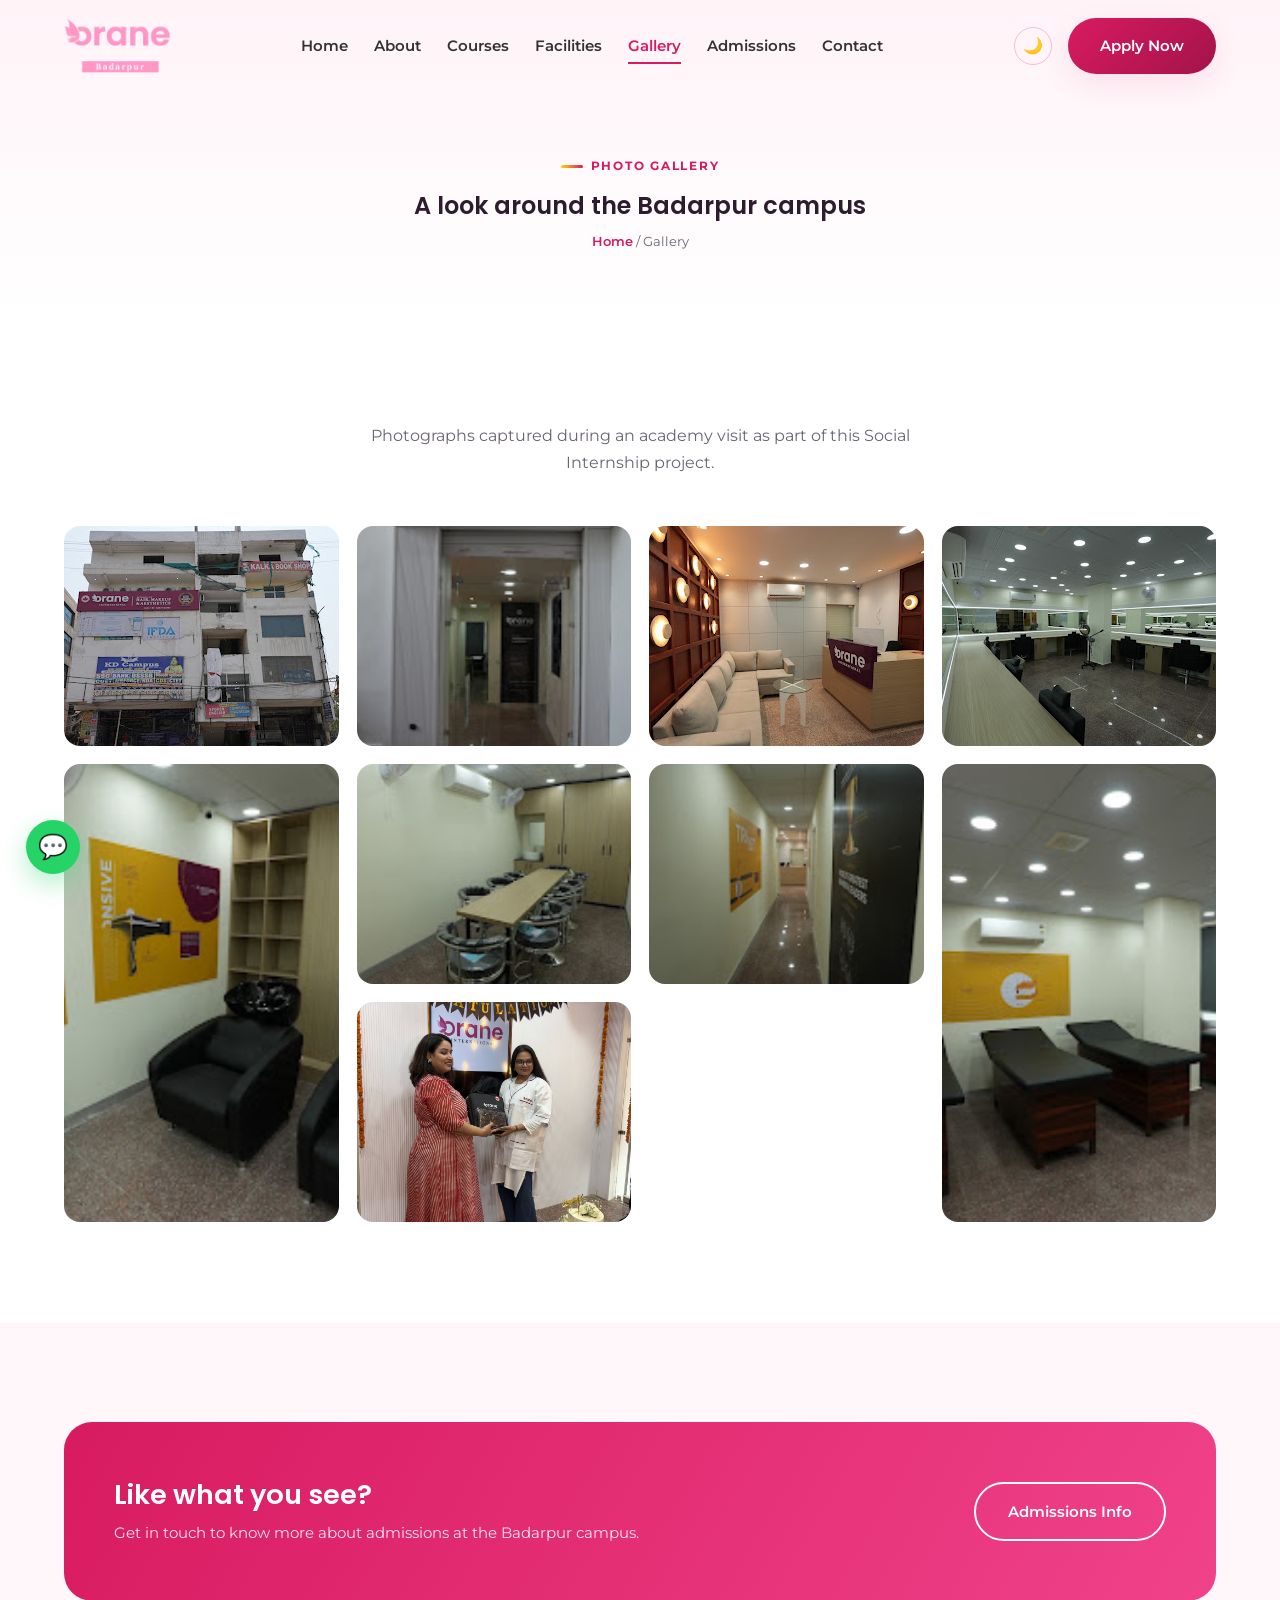
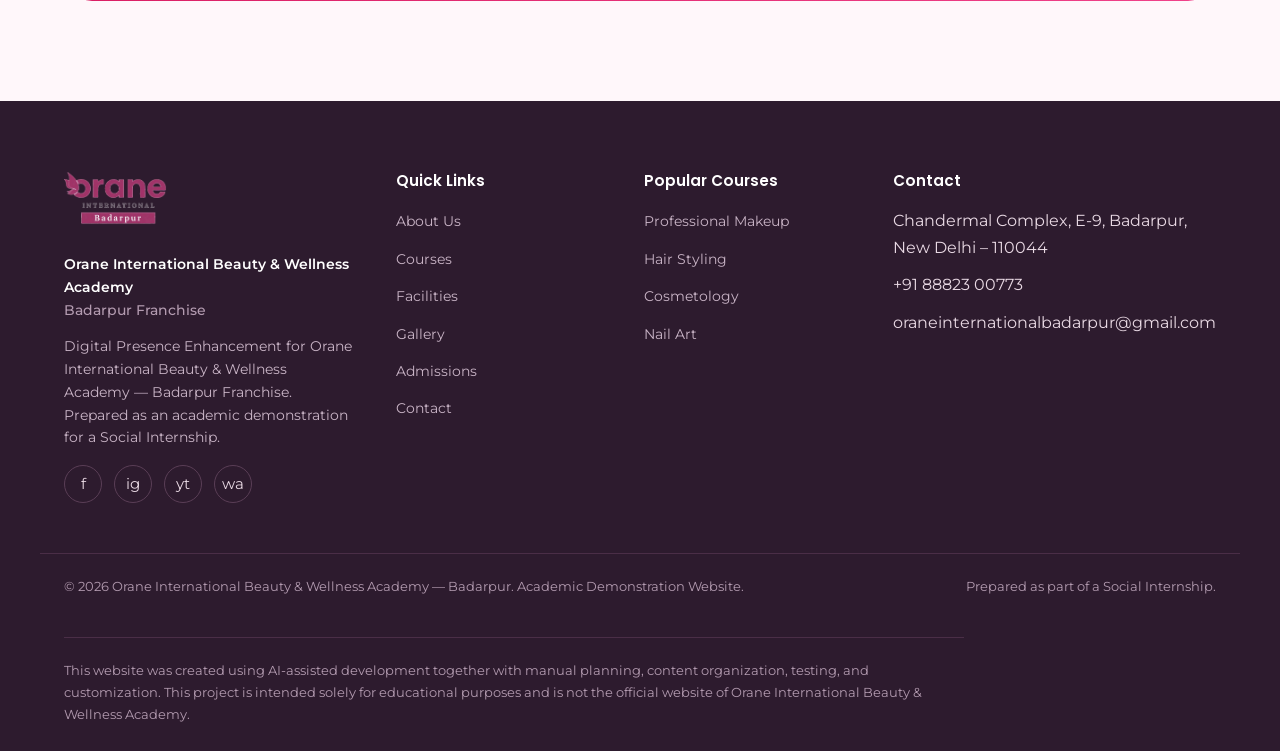
<file: gallery.html>
<!DOCTYPE html>
<html lang="en">
<head>
<meta charset="UTF-8">
<meta name="viewport" content="width=device-width, initial-scale=1.0">
<title>Gallery | Orane International Beauty & Wellness Academy, Badarpur</title>
<meta name="description" content="Photo gallery of Orane International Beauty & Wellness Academy, Badarpur — building exterior, entrance, reception, classroom, labs and corridor.">
<link rel="preconnect" href="https://fonts.googleapis.com">
<link href="https://fonts.googleapis.com/css2?family=Poppins:wght@500;600;700&family=Montserrat:wght@400;500;600;700&display=swap" rel="stylesheet">
<link rel="stylesheet" href="css/style.css">
<link rel="icon" type="image/x-icon" href="assets/logo/favicon.ico">
<link rel="icon" type="image/png" sizes="16x16" href="assets/logo/favicon-16x16.png">
<link rel="icon" type="image/png" sizes="32x32" href="assets/logo/favicon-32x32.png">
<link rel="icon" type="image/png" sizes="192x192" href="assets/logo/favicon-192x192.png">
<link rel="apple-touch-icon" sizes="180x180" href="assets/logo/apple-touch-icon.png">

</head>
<body>
<div class="preloader" aria-hidden="true">
  <img src="assets/logo/orane-logo.png" alt="" class="preloader-logo">
</div>

<header class="navbar">
  <div class="container nav-inner">
    <a href="index.html" class="brand" aria-label="Orane International Beauty &amp; Wellness Academy - Home">
      <img src="assets/logo/orane-logo.png" alt="Orane International Beauty &amp; Wellness Academy Logo" class="logo-img" width="458" height="240" loading="eager">
    </a>
    <nav class="nav-links">
      <a href="index.html">Home</a>
      <a href="about.html">About</a>
      <a href="courses.html">Courses</a>
      <a href="facilities.html">Facilities</a>
      <a href="gallery.html" class="active">Gallery</a>
      <a href="admissions.html">Admissions</a>
      <a href="contact.html">Contact</a>
    </nav>
    <div class="nav-cta">
      <button class="dark-toggle" aria-label="Toggle dark mode">🌙</button>
      <a href="admissions.html" class="btn btn-primary">Apply Now</a>
    </div>
    <button class="nav-toggle" aria-label="Open menu"><span></span><span></span><span></span></button>
  </div>
</header>

<section class="page-header">
  <div class="container">
    <p class="eyebrow center">Photo Gallery</p>
    <h1>A look around the Badarpur campus</h1>
    <p class="breadcrumb"><a href="index.html">Home</a> / Gallery</p>
  </div>
</section>

<section>
  <div class="container">
    <p class="section-lede center" style="margin: 0 auto 50px;">Photographs captured during an academy visit as part of this Social Internship project.</p>

    <div class="gallery-page-grid reveal">
      <figure>
        <img src="assets/images/building-exterior.jpg" alt="Building exterior of Orane International Beauty & Wellness Academy, Badarpur" loading="lazy">
        <figcaption>Building Exterior</figcaption>
      </figure>
      <figure>
        <img src="assets/images/entrance.jpg" alt="Entrance of Orane International Beauty & Wellness Academy, Badarpur" loading="lazy">
        <figcaption>Entrance</figcaption>
      </figure>
      <figure>
        <img src="assets/images/reception.jpg" alt="Reception area of the academy" loading="lazy">
        <figcaption>Reception</figcaption>
      </figure>
      <figure>
        <img src="assets/images/classroom.jpg" alt="Classroom at the academy" loading="lazy">
        <figcaption>Classroom</figcaption>
      </figure>
      <figure>
        <img src="assets/images/hair-styling-lab.jpg" alt="Hair styling lab at the academy" loading="lazy">
        <figcaption>Hair Lab</figcaption>
      </figure>
      <figure>
        <img src="assets/images/beauty-therapy-room.jpg" alt="Therapy room at the academy" loading="lazy">
        <figcaption>Therapy Room</figcaption>
      </figure>
      <figure>
        <img src="assets/images/corridor.jpg" alt="Corridor at the academy" loading="lazy">
        <figcaption>Corridor</figcaption>
      </figure>
      <figure>
        <img src="assets/images/skin-care-lab.jpg" alt="Main practical lab at the academy" loading="lazy">
        <figcaption>Main Lab</figcaption>
      </figure>
      <figure>
        <img src="assets/images/academy-interior.jpg" alt="Interior of Orane International Beauty & Wellness Academy, Badarpur" loading="lazy">
        <figcaption>Academy Premises</figcaption>
      </figure>
    </div>
  </div>
</section>

<section class="section-alt">
  <div class="container">
    <div class="cta-banner reveal">
      <div>
        <h2>Like what you see?</h2>
        <p>Get in touch to know more about admissions at the Badarpur campus.</p>
      </div>
      <a href="admissions.html" class="btn btn-outline light">Admissions Info</a>
    </div>
  </div>
</section>

<footer class="footer">
  <div class="container footer-grid">
    <div class="footer-brand">
      <a href="index.html" class="brand" style="color:#fff;" aria-label="Orane International Beauty &amp; Wellness Academy - Home">
        <img src="assets/logo/orane-logo.png" alt="Orane International Beauty &amp; Wellness Academy Logo" class="footer-logo-img" width="458" height="240" loading="lazy">
      </a>
      <p class="footer-brand-name" style="font-weight:600; color:#fff; margin-bottom:2px;">Orane International Beauty &amp; Wellness Academy<br><span style="font-weight:500; color:#B39BB0; font-size:0.85rem;">Badarpur Franchise</span></p>
      <p>Digital Presence Enhancement for Orane International Beauty &amp; Wellness Academy — Badarpur Franchise. Prepared as an academic demonstration for a Social Internship.</p>
      <div class="social-row">
        <a href="#" aria-label="Facebook">f</a>
        <a href="#" aria-label="Instagram">ig</a>
        <a href="#" aria-label="YouTube">yt</a>
        <a href="https://wa.me/918882300773" aria-label="WhatsApp">wa</a>
      </div>
    </div>
    <div>
      <h4>Quick Links</h4>
      <ul>
        <li><a href="about.html">About Us</a></li>
        <li><a href="courses.html">Courses</a></li>
        <li><a href="facilities.html">Facilities</a></li>
        <li><a href="gallery.html">Gallery</a></li>
        <li><a href="admissions.html">Admissions</a></li>
        <li><a href="contact.html">Contact</a></li>
      </ul>
    </div>
    <div>
      <h4>Popular Courses</h4>
      <ul>
        <li><a href="courses.html">Professional Makeup</a></li>
        <li><a href="courses.html">Hair Styling</a></li>
        <li><a href="courses.html">Cosmetology</a></li>
        <li><a href="courses.html">Nail Art</a></li>
      </ul>
    </div>
    <div>
      <h4>Contact</h4>
      <ul>
        <li>Chandermal Complex, E-9, Badarpur, New Delhi – 110044</li>
        <li>+91 88823 00773</li>
        <li>oraneinternationalbadarpur@gmail.com</li>
      </ul>
    </div>
  </div>
  <div class="container footer-bottom" style="flex-direction:column; align-items:flex-start;">
    <div style="display:flex; justify-content:space-between; width:100%; flex-wrap:wrap; gap:10px;">
      <span>© 2026 Orane International Beauty &amp; Wellness Academy — Badarpur. Academic Demonstration Website.</span>
      <span>Prepared as part of a Social Internship.</span>
    </div>
    <p class="footer-notice">This website was created using AI-assisted development together with manual planning, content organization, testing, and customization. This project is intended solely for educational purposes and is not the official website of Orane International Beauty &amp; Wellness Academy.</p>
  </div>
</footer>

<a href="https://wa.me/918882300773" class="whatsapp-float" aria-label="Chat on WhatsApp" target="_blank" rel="noopener">💬</a>
<button class="back-to-top" aria-label="Back to top">↑</button>
<script src="js/main.js"></script>
</body>
</html>
</file>
<file: css/style.css>
/* ============================================================
   ORANE INTERNATIONAL BEAUTY & WELLNESS ACADEMY — BADARPUR
   Stylesheet — custom, no frameworks
   ============================================================ */

/* ---------- Design Tokens ---------- */
:root {
  --color-primary: #D81B60;
  --color-primary-dark: #A3134A;
  --color-secondary: #F8BBD0;
  --color-accent: #FFD700;
  --color-plum: #2D1B2E;        /* deep contrast, used for footer / dark panels */
  --color-cream: #FFF7FA;       /* alternating section tint */
  --color-bg: #FFFFFF;
  --color-text: #333333;
  --color-text-light: #6b6470;

  --font-display: 'Poppins', sans-serif;
  --font-body: 'Montserrat', sans-serif;

  --radius-sm: 8px;
  --radius-md: 16px;
  --radius-lg: 28px;

  --shadow-soft: 0 10px 30px rgba(216, 27, 96, 0.10);
  --shadow-hover: 0 18px 40px rgba(216, 27, 96, 0.20);

  --container: 1200px;
  --transition: 0.35s cubic-bezier(0.4, 0, 0.2, 1);
}

/* ---------- Reset ---------- */
* { margin: 0; padding: 0; box-sizing: border-box; }

html { scroll-behavior: smooth; }

@media (prefers-reduced-motion: reduce) {
  html { scroll-behavior: auto; }
  * { animation-duration: 0.01ms !important; animation-iteration-count: 1 !important; transition-duration: 0.01ms !important; }
}

body {
  font-family: var(--font-body);
  color: var(--color-text);
  background: var(--color-bg);
  line-height: 1.65;
  overflow-x: hidden;
}

img { max-width: 100%; display: block; }
a { text-decoration: none; color: inherit; }
ul { list-style: none; }
button { font-family: inherit; cursor: pointer; border: none; background: none; }
input, textarea, select { font-family: inherit; }

h1, h2, h3, h4 { font-family: var(--font-display); font-weight: 600; line-height: 1.25; color: var(--color-plum); }

.container { max-width: var(--container); margin: 0 auto; padding: 0 24px; }

section { padding: 100px 0; position: relative; }
.section-alt { background: var(--color-cream); }

/* ---------- Signature element: gold swatch-underline ---------- */
.eyebrow {
  display: inline-flex;
  align-items: center;
  gap: 8px;
  font-family: var(--font-body);
  font-size: 0.78rem;
  font-weight: 700;
  letter-spacing: 0.14em;
  text-transform: uppercase;
  color: var(--color-primary);
  margin-bottom: 14px;
}
.eyebrow::before {
  content: "";
  width: 22px;
  height: 3px;
  border-radius: 3px;
  background: linear-gradient(90deg, var(--color-accent), var(--color-primary));
}

.section-title {
  font-size: clamp(1.8rem, 3vw, 2.6rem);
  margin-bottom: 10px;
}
.section-title .stroke {
  position: relative;
  display: inline-block;
}
.section-title .stroke::after {
  content: "";
  position: absolute;
  left: -3%;
  right: -3%;
  bottom: 2px;
  height: 0.42em;
  background: var(--color-secondary);
  z-index: -1;
  border-radius: 6px 3px 8px 3px / 4px 6px 3px 8px;
  transform: rotate(-0.6deg);
}
.section-lede {
  max-width: 620px;
  color: var(--color-text-light);
  font-size: 1.02rem;
  margin-bottom: 48px;
}
.center { text-align: center; margin-left: auto; margin-right: auto; }

/* ---------- Buttons ---------- */
.btn {
  display: inline-flex;
  align-items: center;
  justify-content: center;
  gap: 8px;
  padding: 15px 32px;
  border-radius: 50px;
  font-weight: 600;
  font-size: 0.95rem;
  transition: transform var(--transition), box-shadow var(--transition), background var(--transition);
  white-space: nowrap;
}
.btn-primary {
  background: linear-gradient(135deg, var(--color-primary), var(--color-primary-dark));
  color: #fff;
  box-shadow: var(--shadow-soft);
}
.btn-primary:hover { transform: translateY(-3px); box-shadow: var(--shadow-hover); }
.btn-outline {
  background: transparent;
  color: var(--color-plum);
  border: 2px solid var(--color-plum);
}
.btn-outline:hover { background: var(--color-plum); color: #fff; transform: translateY(-3px); }
.btn-outline.light { border-color: #fff; color: #fff; }
.btn-outline.light:hover { background: #fff; color: var(--color-plum); }
.btn-block { width: 100%; }

/* ---------- Navbar ---------- */
.navbar {
  position: fixed;
  top: 0; left: 0; right: 0;
  z-index: 1000;
  padding: 18px 0;
  transition: all var(--transition);
  background: rgba(255,255,255,0.0);
}
.navbar.scrolled {
  background: rgba(255,255,255,0.92);
  backdrop-filter: blur(12px);
  box-shadow: 0 2px 24px rgba(45,27,46,0.08);
  padding: 12px 0;
}
.nav-inner { display: flex; align-items: center; justify-content: space-between; }
.brand { display: flex; align-items: center; gap: 10px; font-family: var(--font-display); font-weight: 700; font-size: 1.15rem; color: var(--color-plum); }
.brand-mark {
  width: 40px; height: 40px; border-radius: 50%;
  background: conic-gradient(from 210deg, var(--color-primary), var(--color-accent), var(--color-secondary), var(--color-primary));
  display: flex; align-items: center; justify-content: center;
  color: #fff; font-family: var(--font-display); font-weight: 700; font-size: 1rem;
}
.brand small { display:block; font-family: var(--font-body); font-weight: 500; font-size: 0.62rem; letter-spacing: 0.08em; color: var(--color-text-light); text-transform: uppercase; }

/* ---------- Logo image (uploaded brand logo) ---------- */
.logo-img { height: 56px; width: auto; display: block; transition: height var(--transition); }
.navbar.scrolled .logo-img { height: 46px; }
.footer-logo-img { height: 54px; width: auto; display: block; margin-bottom: 14px; }
.about-logo-img { height: 64px; width: auto; display: block; margin: 0 auto 22px; }
.contact-logo-img { height: 60px; width: auto; display: block; margin: 0 auto 24px; }

.nav-links { display: flex; align-items: center; gap: 26px; }
.nav-links a {
  font-size: 0.92rem; font-weight: 600; color: var(--color-text);
  position: relative; padding: 4px 0;
}
.nav-links a::after {
  content:""; position:absolute; left:0; bottom:-2px; width:0; height:2px;
  background: var(--color-primary); transition: width var(--transition);
}
.nav-links a:hover::after, .nav-links a.active::after { width: 100%; }
.nav-links a.active { color: var(--color-primary); }

.nav-cta { display: flex; align-items: center; gap: 16px; }
.nav-toggle { display: none; flex-direction: column; gap: 5px; z-index: 1100; }
.nav-toggle span { width: 26px; height: 2px; background: var(--color-plum); border-radius: 2px; transition: var(--transition); }

.dark-toggle {
  width: 38px; height: 38px; border-radius: 50%; border: 1.5px solid var(--color-secondary);
  display: flex; align-items: center; justify-content: center; font-size: 1rem;
  transition: var(--transition);
}
.dark-toggle:hover { background: var(--color-secondary); }

/* ---------- Hero ---------- */
.hero {
  min-height: 100vh;
  display: flex;
  align-items: center;
  padding-top: 110px;
  background:
    radial-gradient(circle at 85% 15%, rgba(255,215,0,0.14), transparent 45%),
    radial-gradient(circle at 10% 90%, rgba(216,27,96,0.10), transparent 45%),
    linear-gradient(180deg, #FFFDFE 0%, #FFF3F8 100%);
  overflow: hidden;
  position: relative;
}
.hero-grid { display: grid; grid-template-columns: 1.05fr 0.95fr; gap: 60px; align-items: center; }
.hero-copy h1 {
  font-size: clamp(2.3rem, 4.4vw, 3.6rem);
  margin-bottom: 22px;
  letter-spacing: -0.01em;
}
.hero-copy h1 span { color: var(--color-primary); }
.hero-copy p { color: var(--color-text-light); font-size: 1.08rem; max-width: 520px; margin-bottom: 34px; }
.hero-actions { display: flex; gap: 16px; flex-wrap: wrap; margin-bottom: 40px; }
.hero-badges { display: flex; gap: 26px; flex-wrap: wrap; }
.hero-badges div { display: flex; flex-direction: column; }
.hero-badges strong { font-family: var(--font-display); color: var(--color-primary); font-size: 1.3rem; }
.hero-badges span { font-size: 0.78rem; color: var(--color-text-light); }

.hero-visual { position: relative; }
.hero-visual .frame {
  border-radius: var(--radius-lg);
  overflow: hidden;
  box-shadow: var(--shadow-hover);
  position: relative;
  aspect-ratio: 4/5;
}
.hero-visual .frame img { width: 100%; height: 100%; object-fit: cover; }
.hero-visual .float-card {
  position: absolute;
  background: #fff;
  border-radius: var(--radius-md);
  padding: 16px 20px;
  box-shadow: var(--shadow-soft);
  display: flex;
  align-items: center;
  gap: 12px;
  animation: floaty 5s ease-in-out infinite;
}
.hero-visual .float-card.top { top: -6%; left: -8%; }
.hero-visual .float-card.bottom { bottom: -6%; right: -8%; animation-delay: 1.2s; }
.float-card .ico { width: 42px; height: 42px; border-radius: 50%; background: var(--color-secondary); display:flex; align-items:center; justify-content:center; font-size: 1.2rem; }
.float-card strong { display:block; font-size: 0.95rem; color: var(--color-plum); }
.float-card span { font-size: 0.74rem; color: var(--color-text-light); }

@keyframes floaty {
  0%, 100% { transform: translateY(0); }
  50% { transform: translateY(-10px); }
}

/* ---------- Feature cards (below hero) ---------- */
.feature-strip { padding: 70px 0; }
.feature-grid { display: grid; grid-template-columns: repeat(4, 1fr); gap: 22px; }
.feature-card {
  background: #fff;
  border: 1px solid #F3E1E9;
  border-radius: var(--radius-md);
  padding: 30px 24px;
  text-align: left;
  transition: transform var(--transition), box-shadow var(--transition), border-color var(--transition);
}
.feature-card:hover { transform: translateY(-8px); box-shadow: var(--shadow-soft); border-color: var(--color-secondary); }
.feature-card .ico {
  width: 52px; height: 52px; border-radius: 14px;
  background: linear-gradient(135deg, var(--color-secondary), #fff);
  display: flex; align-items: center; justify-content: center;
  font-size: 1.5rem; margin-bottom: 18px;
}
.feature-card h3 { font-size: 1.05rem; margin-bottom: 8px; }
.feature-card p { font-size: 0.9rem; color: var(--color-text-light); }

/* ---------- Stats ---------- */
.stats {
  background: linear-gradient(135deg, var(--color-plum), #4A2145);
  padding: 70px 0;
}
.stats-grid { display: grid; grid-template-columns: repeat(4, 1fr); gap: 20px; text-align: center; }
.stat-item .num {
  font-family: var(--font-display);
  font-size: clamp(2.1rem, 4vw, 2.8rem);
  font-weight: 700;
  color: var(--color-accent);
}
.stat-item .label { color: #E9D9E4; font-size: 0.9rem; margin-top: 6px; letter-spacing: 0.02em;}

/* ---------- Scroll reveal ---------- */
.reveal { opacity: 0; transform: translateY(28px); transition: opacity 0.7s ease, transform 0.7s ease; }
.reveal.is-visible { opacity: 1; transform: translateY(0); }

/* ---------- About page ---------- */
.about-hero {
  padding: 150px 0 60px;
  background: linear-gradient(180deg, #FFF3F8, #fff);
  text-align: center;
}
.pillars-grid { display: grid; grid-template-columns: repeat(4, 1fr); gap: 24px; }
.pillar-card {
  background: #fff; border-radius: var(--radius-md); padding: 32px 26px;
  box-shadow: var(--shadow-soft); border-top: 4px solid var(--color-primary);
  transition: transform var(--transition);
}
.pillar-card:hover { transform: translateY(-6px); }
.pillar-card .ico { font-size: 1.8rem; margin-bottom: 14px; }
.pillar-card h3 { font-size: 1.1rem; margin-bottom: 10px; }
.pillar-card p { font-size: 0.9rem; color: var(--color-text-light); }

.values-grid { display: grid; grid-template-columns: repeat(3, 1fr); gap: 20px; }
.value-chip {
  background: var(--color-cream); border-radius: var(--radius-md); padding: 26px;
  display: flex; align-items: flex-start; gap: 14px;
}
.value-chip .num { font-family: var(--font-display); font-weight: 700; color: var(--color-secondary); font-size: 2rem; line-height: 1; }
.value-chip h4 { font-size: 1rem; margin-bottom: 6px; }
.value-chip p { font-size: 0.86rem; color: var(--color-text-light); }

.split { display: grid; grid-template-columns: 0.9fr 1.1fr; gap: 60px; align-items: center; }
.split.reverse { grid-template-columns: 1.1fr 0.9fr; }
.split .img-frame { border-radius: var(--radius-lg); overflow: hidden; box-shadow: var(--shadow-soft); aspect-ratio: 5/4; }
.split .img-frame img { width: 100%; height: 100%; object-fit: cover; }

/* Facilities gallery */
.gallery-grid {
  display: grid;
  grid-template-columns: repeat(4, 1fr);
  grid-auto-rows: 160px;
  gap: 16px;
}
.gallery-grid figure {
  border-radius: var(--radius-sm); overflow: hidden; position: relative; margin: 0;
}
.gallery-grid figure:nth-child(3n+1) { grid-row: span 2; }
.gallery-grid img { width: 100%; height: 100%; object-fit: cover; transition: transform 0.5s ease; }
.gallery-grid figure:hover img { transform: scale(1.08); }
.gallery-grid figcaption {
  position: absolute; left: 0; right: 0; bottom: 0; padding: 10px 14px;
  background: linear-gradient(0deg, rgba(45,27,46,0.85), transparent);
  color: #fff; font-size: 0.8rem; font-weight: 600;
}

.facility-list { display: grid; grid-template-columns: repeat(2, 1fr); gap: 18px; }
.facility-item { display: flex; gap: 14px; align-items: flex-start; background:#fff; border:1px solid #F3E1E9; border-radius: var(--radius-md); padding: 20px; }
.facility-item .ico { font-size: 1.4rem; }
.facility-item h4 { font-size: 0.98rem; margin-bottom: 4px; }
.facility-item p { font-size: 0.85rem; color: var(--color-text-light); }

/* ---------- Courses ---------- */
.course-filters { display: flex; gap: 12px; flex-wrap: wrap; margin-bottom: 40px; }
.filter-btn {
  padding: 10px 22px; border-radius: 50px; border: 1.5px solid var(--color-secondary);
  font-size: 0.85rem; font-weight: 600; color: var(--color-plum); transition: var(--transition);
}
.filter-btn:hover, .filter-btn.active { background: var(--color-primary); border-color: var(--color-primary); color: #fff; }

.course-grid { display: grid; grid-template-columns: repeat(4, 1fr); gap: 26px; }
.course-card {
  background: #fff; border-radius: var(--radius-md); overflow: hidden;
  box-shadow: var(--shadow-soft); transition: transform var(--transition), box-shadow var(--transition);
  display: flex; flex-direction: column;
}
.course-card:hover { transform: translateY(-8px); box-shadow: var(--shadow-hover); }
.course-thumb { position: relative; aspect-ratio: 4/3; overflow: hidden; }
.course-thumb img { width: 100%; height: 100%; object-fit: cover; transition: transform 0.5s ease; }
.course-card:hover .course-thumb img { transform: scale(1.07); }
.badge {
  position: absolute; top: 14px; left: 14px;
  background: var(--color-accent); color: var(--color-plum);
  font-size: 0.7rem; font-weight: 700; padding: 5px 12px; border-radius: 50px;
  text-transform: uppercase; letter-spacing: 0.03em;
}
.badge.advanced { background: var(--color-plum); color: #fff; }
.course-body { padding: 22px; display: flex; flex-direction: column; gap: 10px; flex: 1; }
.course-body h3 { font-size: 1.08rem; }
.course-body p { font-size: 0.86rem; color: var(--color-text-light); flex: 1; }
.course-meta { display: flex; justify-content: space-between; font-size: 0.78rem; color: var(--color-primary); font-weight: 700; padding-top: 6px; border-top: 1px dashed #F0D5E0; }
.course-body .btn { margin-top: 6px; font-size: 0.85rem; padding: 11px 20px; }

/* ---------- Admissions ---------- */
.process-track { display: flex; justify-content: space-between; position: relative; margin-bottom: 20px; }
.process-track::before {
  content: ""; position: absolute; top: 30px; left: 6%; right: 6%; height: 2px;
  background: repeating-linear-gradient(90deg, var(--color-secondary) 0 10px, transparent 10px 18px);
  z-index: 0;
}
.process-step { position: relative; z-index: 1; text-align: center; flex: 1; padding: 0 10px; }
.process-step .circle {
  width: 60px; height: 60px; border-radius: 50%; margin: 0 auto 16px;
  background: #fff; border: 3px solid var(--color-primary); color: var(--color-primary);
  display: flex; align-items: center; justify-content: center; font-family: var(--font-display); font-weight: 700; font-size: 1.2rem;
}
.process-step h4 { font-size: 0.95rem; margin-bottom: 6px; }
.process-step p { font-size: 0.8rem; color: var(--color-text-light); }

.admission-layout { display: grid; grid-template-columns: 1fr 1.1fr; gap: 50px; align-items: flex-start; }
.info-card { background: var(--color-plum); color: #fff; border-radius: var(--radius-lg); padding: 40px; }
.info-card h3 { color: #fff; margin-bottom: 14px; }
.info-card p { color: #E9D9E4; font-size: 0.92rem; margin-bottom: 26px; }
.info-list { display: flex; flex-direction: column; gap: 18px; }
.info-list li { display: flex; gap: 12px; align-items: flex-start; font-size: 0.88rem; color: #F3E1E9; }
.info-list .ico { color: var(--color-accent); }

/* ---------- Forms ---------- */
.form-card { background: #fff; border-radius: var(--radius-lg); padding: 40px; box-shadow: var(--shadow-soft); }
.form-row { display: grid; grid-template-columns: 1fr 1fr; gap: 18px; }
.form-group { margin-bottom: 20px; position: relative; }
.form-group label { display: block; font-size: 0.82rem; font-weight: 700; color: var(--color-plum); margin-bottom: 7px; }
.form-group input, .form-group select, .form-group textarea {
  width: 100%; padding: 13px 16px; border: 1.5px solid #EBD3DE; border-radius: var(--radius-sm);
  font-size: 0.92rem; color: var(--color-text); transition: border-color var(--transition);
  background: #FFFBFD;
}
.form-group input:focus, .form-group select:focus, .form-group textarea:focus {
  outline: none; border-color: var(--color-primary);
}
.form-group textarea { resize: vertical; min-height: 110px; }
.error-msg { font-size: 0.76rem; color: var(--color-primary); margin-top: 5px; display: none; }
.form-group.error input, .form-group.error select, .form-group.error textarea { border-color: var(--color-primary); }
.form-group.error .error-msg { display: block; }
.form-success {
  display: none; background: #E9F8EF; color: #1E7B44; border-radius: var(--radius-sm);
  padding: 16px 18px; font-size: 0.88rem; font-weight: 600; margin-top: 14px;
}
.form-success.show { display: block; }

/* ---------- Testimonials ---------- */
.testi-track-wrap { position: relative; overflow: hidden; }
.testi-track { display: flex; gap: 24px; transition: transform 0.6s ease; }
.testi-card {
  flex: 0 0 calc(33.333% - 16px); background: #fff; border-radius: var(--radius-md);
  padding: 30px; box-shadow: var(--shadow-soft); display: flex; flex-direction: column; gap: 14px;
}
.testi-stars { color: var(--color-accent); letter-spacing: 2px; }
.testi-card p { font-size: 0.92rem; color: var(--color-text-light); font-style: italic; }
.testi-person { display: flex; align-items: center; gap: 12px; margin-top: auto; }
.testi-person img { width: 46px; height: 46px; border-radius: 50%; object-fit: cover; }
.testi-person strong { font-size: 0.9rem; display: block; }
.testi-person span { font-size: 0.76rem; color: var(--color-text-light); }
.testi-nav { display: flex; justify-content: center; gap: 14px; margin-top: 34px; }
.testi-nav button {
  width: 42px; height: 42px; border-radius: 50%; border: 1.5px solid var(--color-secondary);
  font-size: 1rem; transition: var(--transition);
}
.testi-nav button:hover { background: var(--color-primary); color: #fff; border-color: var(--color-primary); }

/* ---------- FAQ ---------- */
.faq-list { max-width: 780px; margin: 0 auto; }
.faq-item { border-bottom: 1px solid #F0D5E0; }
.faq-q {
  width: 100%; text-align: left; display: flex; justify-content: space-between; align-items: center;
  padding: 22px 4px; font-family: var(--font-display); font-weight: 600; font-size: 1rem; color: var(--color-plum);
}
.faq-q .plus { font-size: 1.3rem; color: var(--color-primary); transition: transform var(--transition); }
.faq-item.open .faq-q .plus { transform: rotate(45deg); }
.faq-a { max-height: 0; overflow: hidden; transition: max-height 0.4s ease; }
.faq-a p { padding: 0 4px 22px; font-size: 0.9rem; color: var(--color-text-light); }

/* ---------- Contact ---------- */
.contact-grid { display: grid; grid-template-columns: 0.9fr 1.1fr; gap: 50px; }
.contact-info-card { display: flex; gap: 16px; align-items: flex-start; padding: 22px 0; border-bottom: 1px dashed #F0D5E0; }
.contact-info-card .ico { width: 46px; height: 46px; border-radius: 12px; background: var(--color-secondary); display:flex; align-items:center; justify-content:center; font-size: 1.2rem; flex-shrink:0; }
.contact-info-card h4 { font-size: 0.95rem; margin-bottom: 4px; }
.contact-info-card p { font-size: 0.86rem; color: var(--color-text-light); }
.map-placeholder {
  border-radius: var(--radius-lg); overflow: hidden; margin-top: 30px; aspect-ratio: 16/8;
  background: linear-gradient(135deg, var(--color-secondary), #fff);
  display: flex; align-items: center; justify-content: center; color: var(--color-plum); font-weight: 700;
  border: 2px dashed var(--color-primary);
}

/* ---------- CTA banner ---------- */
.cta-banner {
  background: linear-gradient(120deg, var(--color-primary), #F0428A);
  border-radius: var(--radius-lg);
  padding: 56px 50px;
  display: flex; align-items: center; justify-content: space-between; gap: 30px; flex-wrap: wrap;
  color: #fff;
}
.cta-banner h2 { color: #fff; font-size: 1.7rem; margin-bottom: 8px; }
.cta-banner p { color: #FCE3EE; font-size: 0.95rem; }

/* ---------- Footer ---------- */
.footer { background: var(--color-plum); color: #E9D9E4; padding: 70px 0 26px; }
.footer-grid { display: grid; grid-template-columns: 1.4fr 1fr 1fr 1.2fr; gap: 40px; margin-bottom: 50px; }
.footer-brand p { font-size: 0.86rem; margin-top: 14px; color: #C9B4C6; }
.footer h4 { color: #fff; font-size: 0.95rem; margin-bottom: 18px; }
.footer ul li { margin-bottom: 11px; }
.footer ul a { font-size: 0.86rem; color: #C9B4C6; transition: var(--transition); }
.footer ul a:hover { color: var(--color-accent); }
.social-row { display: flex; gap: 12px; margin-top: 16px; }
.social-row a {
  width: 38px; height: 38px; border-radius: 50%; border: 1px solid #5A3E56;
  display: flex; align-items: center; justify-content: center; font-size: 0.95rem;
  transition: var(--transition);
}
.social-row a:hover { background: var(--color-primary); border-color: var(--color-primary); }
.footer-bottom { border-top: 1px solid #4A2E47; padding-top: 22px; display: flex; justify-content: space-between; flex-wrap: wrap; gap: 10px; font-size: 0.8rem; color: #B39BB0; }

/* ---------- Back to top ---------- */
.back-to-top {
  position: fixed; right: 26px; bottom: 26px; width: 48px; height: 48px; border-radius: 50%;
  background: var(--color-primary); color: #fff; display: flex; align-items: center; justify-content: center;
  font-size: 1.2rem; box-shadow: var(--shadow-soft); opacity: 0; pointer-events: none;
  transition: opacity var(--transition), transform var(--transition); z-index: 900;
}
.back-to-top.show { opacity: 1; pointer-events: auto; }
.back-to-top:hover { transform: translateY(-4px); }

/* ---------- About This Project ---------- */
.project-note {
  background: var(--color-cream);
  border: 1px solid #F0D5E0;
  border-radius: var(--radius-lg);
  padding: 44px 46px;
  display: grid;
  grid-template-columns: auto 1fr;
  gap: 28px;
  align-items: flex-start;
}
.project-note .ico {
  width: 56px; height: 56px; border-radius: 16px; flex-shrink: 0;
  background: linear-gradient(135deg, var(--color-secondary), #fff);
  display: flex; align-items: center; justify-content: center; font-size: 1.7rem;
}
.project-note h3 { margin-bottom: 10px; }
.project-note p { color: var(--color-text-light); font-size: 0.95rem; margin-bottom: 10px; }
.project-note p:last-child { margin-bottom: 0; }
.disclaimer-chip {
  display: inline-flex; align-items: center; gap: 8px;
  background: #fff; border: 1.5px dashed var(--color-primary);
  color: var(--color-primary); font-size: 0.78rem; font-weight: 700;
  padding: 8px 16px; border-radius: 50px; margin-top: 16px;
}

/* ---------- Development process timeline ---------- */
.dev-timeline { display: flex; flex-direction: column; gap: 0; max-width: 640px; margin: 0 auto; }
.dev-step {
  display: flex; gap: 20px; position: relative; padding-bottom: 36px;
}
.dev-step:last-child { padding-bottom: 0; }
.dev-step::before {
  content: ""; position: absolute; left: 21px; top: 50px; bottom: 0; width: 2px;
  background: repeating-linear-gradient(180deg, var(--color-secondary) 0 8px, transparent 8px 14px);
}
.dev-step:last-child::before { display: none; }
.dev-step .circle {
  width: 44px; height: 44px; border-radius: 50%; flex-shrink: 0;
  background: #fff; border: 3px solid var(--color-primary); color: var(--color-primary);
  display: flex; align-items: center; justify-content: center;
  font-family: var(--font-display); font-weight: 700; font-size: 1rem; z-index: 1;
}
.dev-step-body { padding-top: 6px; }
.dev-step-body h4 { font-size: 1rem; margin-bottom: 4px; }
.dev-step-body p { font-size: 0.88rem; color: var(--color-text-light); }

/* ---------- Facilities page ---------- */
.facility-showcase { display: flex; flex-direction: column; gap: 70px; }
.facility-row { display: grid; grid-template-columns: 1fr 1fr; gap: 50px; align-items: center; }
.facility-row.reverse .facility-row-img { order: 2; }
.facility-row-img { border-radius: var(--radius-lg); overflow: hidden; box-shadow: var(--shadow-soft); aspect-ratio: 4/3; }
.facility-row-img img { width: 100%; height: 100%; object-fit: cover; transition: transform 0.6s ease; }
.facility-row-img:hover img { transform: scale(1.05); }
.facility-row-copy .tag {
  display: inline-block; background: var(--color-secondary); color: var(--color-plum);
  font-size: 0.75rem; font-weight: 700; padding: 5px 14px; border-radius: 50px; margin-bottom: 14px;
}
.facility-row-copy h3 { font-size: 1.4rem; margin-bottom: 12px; }
.facility-row-copy p { color: var(--color-text-light); font-size: 0.95rem; }

/* ---------- Gallery page ---------- */
.gallery-page-grid {
  display: grid;
  grid-template-columns: repeat(4, 1fr);
  grid-auto-rows: 220px;
  grid-auto-flow: row dense;
  gap: 18px;
}
.gallery-page-grid figure { border-radius: var(--radius-md); overflow: hidden; position: relative; margin: 0; }
.gallery-page-grid figure:nth-child(5), .gallery-page-grid figure:nth-child(8) { grid-row: span 2; }
.gallery-page-grid img { width: 100%; height: 100%; object-fit: cover; transition: transform 0.5s ease, filter 0.5s ease; }
.gallery-page-grid figure:hover img { transform: scale(1.1); }
.gallery-page-grid figcaption {
  position: absolute; left: 0; right: 0; bottom: 0; padding: 14px 16px;
  background: linear-gradient(0deg, rgba(45,27,46,0.88), transparent);
  color: #fff; font-size: 0.85rem; font-weight: 600;
  opacity: 0; transform: translateY(10px); transition: var(--transition);
}
.gallery-page-grid figure:hover figcaption { opacity: 1; transform: translateY(0); }

/* ---------- Course icon tile (replaces stock photo thumbs) ---------- */
.course-icon-tile {
  aspect-ratio: 4/3; display: flex; align-items: center; justify-content: center;
  font-size: 2.6rem;
  background: linear-gradient(135deg, var(--color-secondary), #fff);
  position: relative;
}

/* ---------- WhatsApp floating button ---------- */
.whatsapp-float {
  position: fixed; left: 26px; bottom: 26px; width: 54px; height: 54px; border-radius: 50%;
  background: #25D366; color: #fff; display: flex; align-items: center; justify-content: center;
  font-size: 1.5rem; box-shadow: 0 10px 26px rgba(37,211,102,0.35); z-index: 900;
  transition: transform var(--transition);
}
.whatsapp-float:hover { transform: translateY(-4px) scale(1.05); }

/* ---------- Map embed ---------- */
.map-embed { border-radius: var(--radius-lg); overflow: hidden; margin-top: 30px; box-shadow: var(--shadow-soft); }
.map-embed iframe { width: 100%; height: 320px; border: 0; display: block; }

/* ---------- Footer academic notice ---------- */
.footer-notice {
  border-top: 1px solid #4A2E47; margin-top: 30px; padding-top: 22px;
  font-size: 0.8rem; color: #B39BB0; line-height: 1.7; max-width: 900px;
}

/* ---------- Page header (interior pages) ---------- */
.page-header {
  padding: 150px 0 70px; text-align: center;
  background: linear-gradient(180deg, #FFF3F8, #fff);
}
.breadcrumb { font-size: 0.82rem; color: var(--color-text-light); margin-top: 10px; }
.breadcrumb a { color: var(--color-primary); font-weight: 600; }

/* ---------- Dark mode ---------- */
body.dark-mode {
  --color-bg: #1C1220;
  --color-text: #EAE0E8;
  --color-text-light: #B39BB0;
  --color-cream: #241729;
}
body.dark-mode h1, body.dark-mode h2, body.dark-mode h3, body.dark-mode h4 { color: #FBEFF6; }
body.dark-mode .navbar.scrolled { background: rgba(28,18,32,0.9); }
body.dark-mode .feature-card, body.dark-mode .course-card, body.dark-mode .pillar-card,
body.dark-mode .form-card, body.dark-mode .testi-card, body.dark-mode .facility-item,
body.dark-mode .project-note {
  background: #241729; border-color: #3A2438;
}
body.dark-mode .disclaimer-chip { background: #1C1220; }
body.dark-mode .form-group input, body.dark-mode .form-group select, body.dark-mode .form-group textarea {
  background: #1C1220; color: #EAE0E8; border-color: #3A2438;
}
body.dark-mode .hero { background: linear-gradient(180deg, #1C1220, #241729); }
body.dark-mode .page-header, body.dark-mode .about-hero { background: linear-gradient(180deg, #241729, #1C1220); }

/* ============================================================
   RESPONSIVE
   ============================================================ */
@media (max-width: 1024px) {
  .hero-grid { grid-template-columns: 1fr; }
  .hero-visual { order: -1; max-width: 420px; margin: 0 auto; }
  .feature-grid, .stats-grid { grid-template-columns: repeat(2, 1fr); }
  .pillars-grid { grid-template-columns: repeat(2, 1fr); }
  .course-grid { grid-template-columns: repeat(2, 1fr); }
  .gallery-grid { grid-template-columns: repeat(2, 1fr); }
  .split, .split.reverse { grid-template-columns: 1fr; }
  .admission-layout, .contact-grid { grid-template-columns: 1fr; }
  .testi-card { flex: 0 0 calc(50% - 12px); }
  .values-grid { grid-template-columns: repeat(2, 1fr); }
  .facility-list { grid-template-columns: 1fr; }
  .facility-row, .facility-row.reverse { grid-template-columns: 1fr; }
  .facility-row.reverse .facility-row-img { order: 0; }
  .gallery-page-grid { grid-template-columns: repeat(2, 1fr); grid-auto-rows: 200px; }
  .gallery-page-grid figure:nth-child(5), .gallery-page-grid figure:nth-child(8) { grid-row: span 1; }
  .project-note { grid-template-columns: 1fr; }
}

@media (max-width: 768px) {
  section { padding: 70px 0; }
  .nav-links, .nav-cta .btn { display: none; }
  .nav-toggle { display: flex; }
  .nav-links.open {
    display: flex; flex-direction: column; position: fixed; top: 0; right: 0; height: 100vh; width: 78%;
    max-width: 320px; background: #fff; padding: 100px 34px 34px; gap: 26px; box-shadow: -10px 0 40px rgba(0,0,0,0.12);
  }
  body.dark-mode .nav-links.open { background: #1C1220; }
  .feature-grid, .stats-grid, .course-grid, .gallery-grid, .pillars-grid, .values-grid { grid-template-columns: 1fr; }
  .form-row { grid-template-columns: 1fr; }
  .process-track { flex-direction: column; gap: 30px; }
  .process-track::before { display: none; }
  .testi-card { flex: 0 0 100%; }
  .footer-grid { grid-template-columns: 1fr 1fr; }
  .cta-banner { flex-direction: column; text-align: center; }
  .gallery-page-grid { grid-template-columns: 1fr; }
  .whatsapp-float { width: 48px; height: 48px; font-size: 1.3rem; left: 18px; bottom: 18px; }
  .back-to-top { right: 18px; bottom: 18px; }
}

@media (max-width: 480px) {
  .footer-grid { grid-template-columns: 1fr; }
  .hero-badges { gap: 18px; }
  .logo-img { height: 42px; }
  .navbar.scrolled .logo-img { height: 38px; }
  .footer-logo-img { height: 44px; }
}

/* ---------- Preloader ---------- */
.preloader {
  position: fixed; inset: 0; z-index: 3000;
  display: flex; align-items: center; justify-content: center;
  background: #FFFDFE;
  transition: opacity 0.45s ease, visibility 0.45s ease;
}
.preloader-logo {
  height: 64px; width: auto;
  opacity: 0; transform: scale(0.94);
  animation: preloaderFadeIn 0.6s ease forwards;
}
.preloader.is-hidden {
  opacity: 0; visibility: hidden; pointer-events: none;
}
@keyframes preloaderFadeIn {
  to { opacity: 1; transform: scale(1); }
}
@media (prefers-reduced-motion: reduce) {
  .preloader-logo { animation: none; opacity: 1; transform: none; }
}
/* ===== FIX INVISIBLE CONTENT ===== */

.reveal {
    opacity: 1;
    transform: translateY(0);
}
</file>
